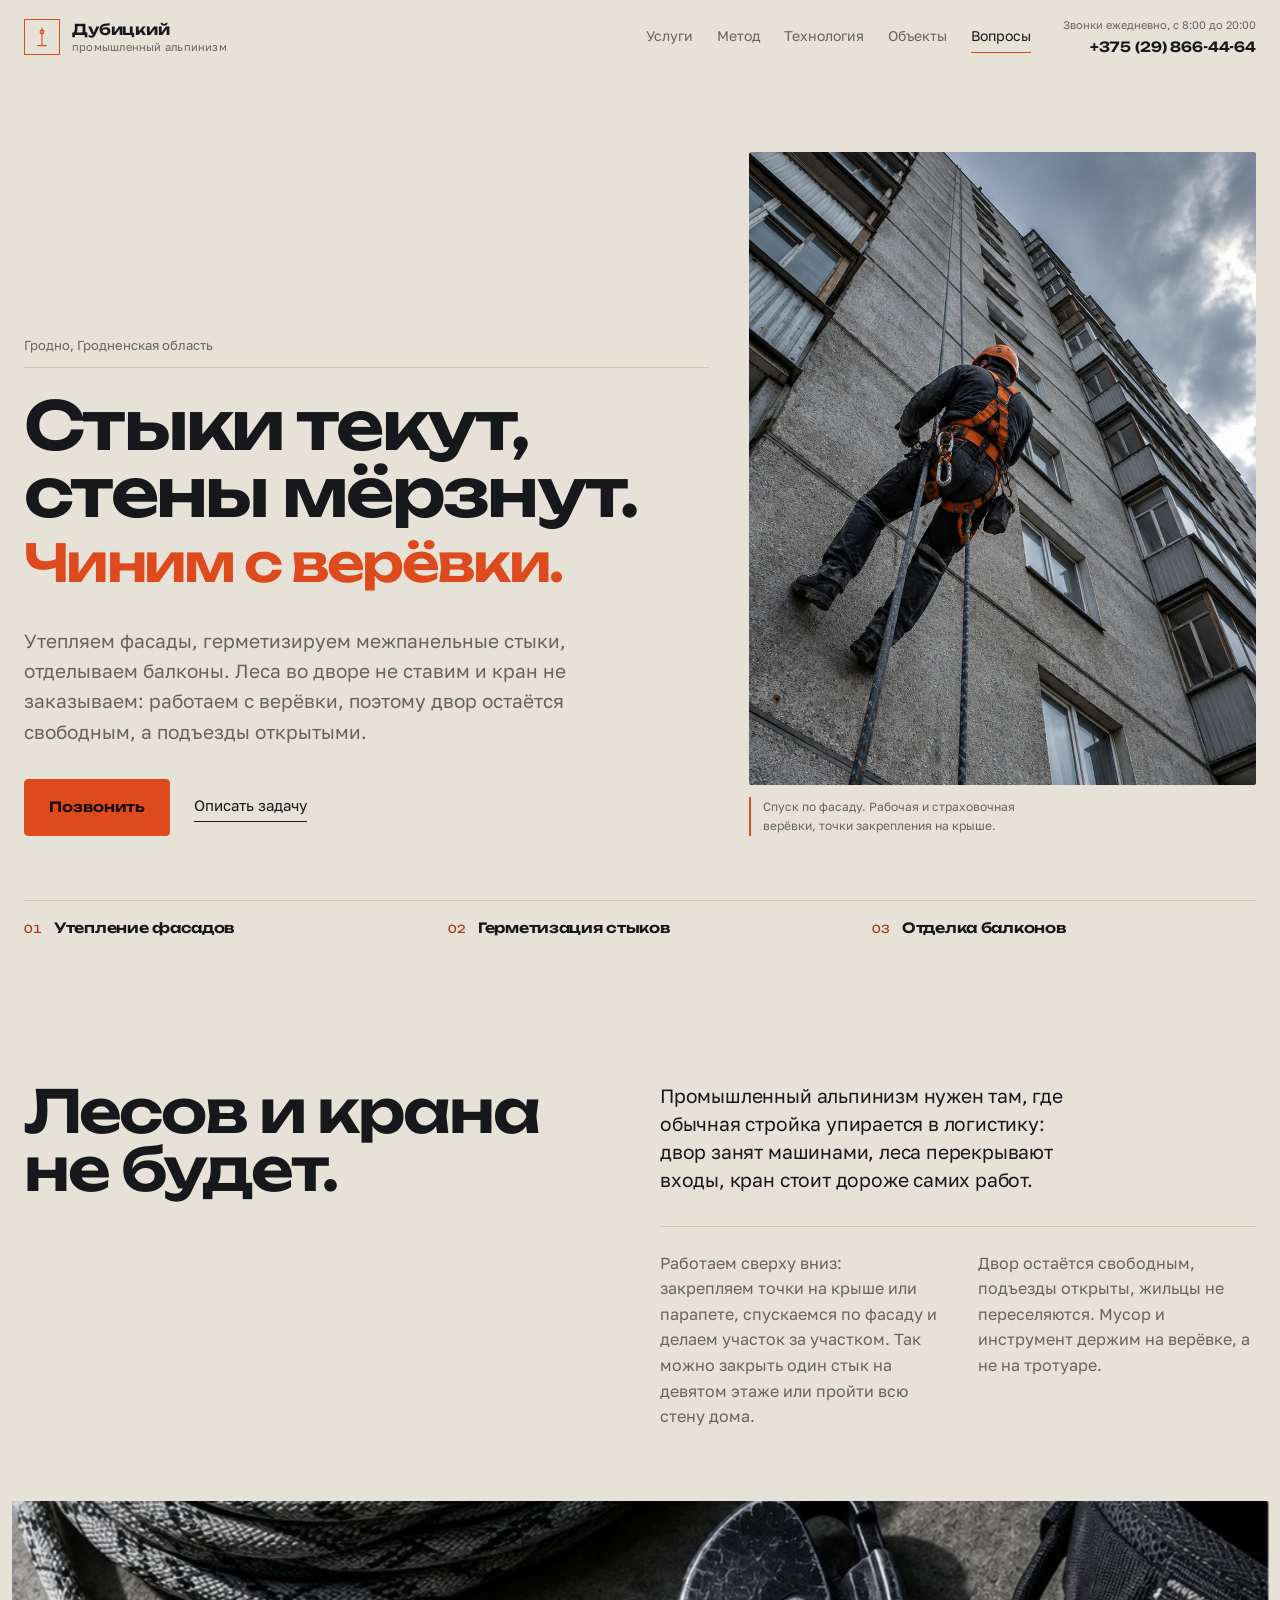
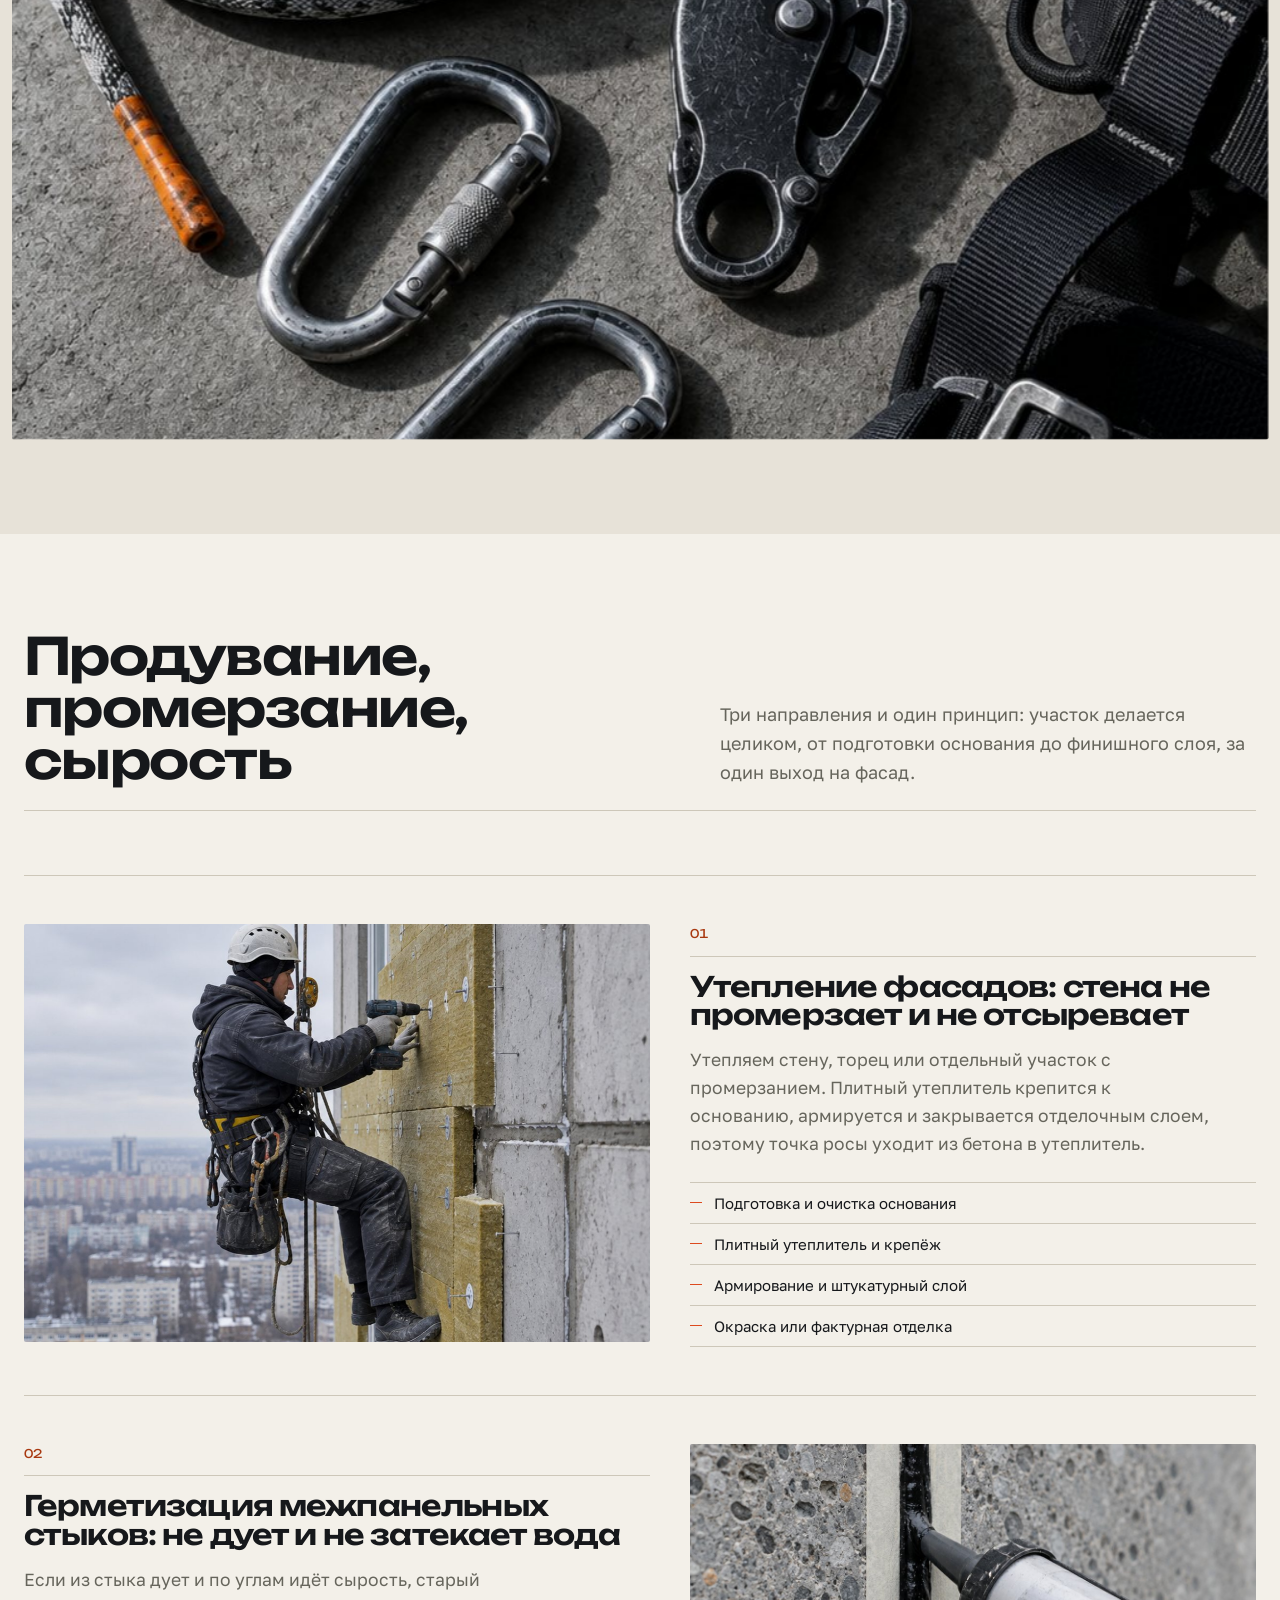
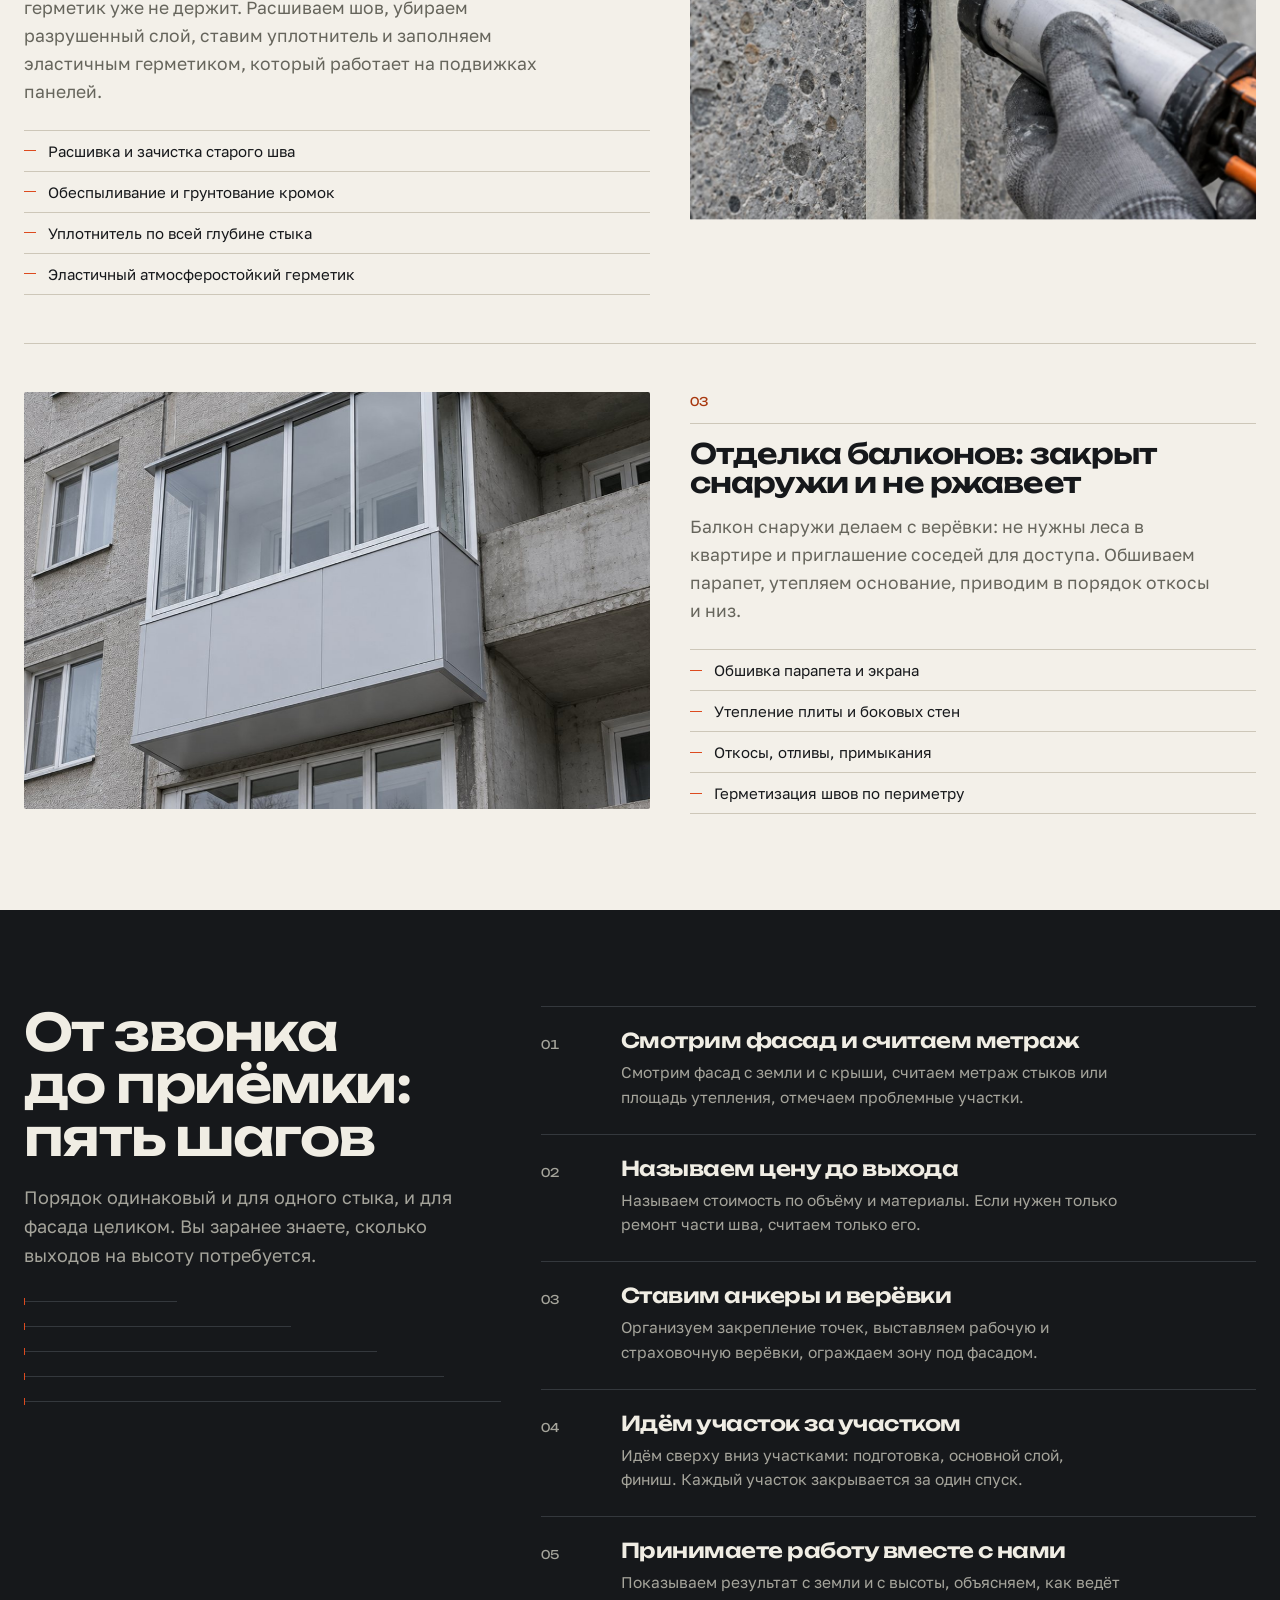
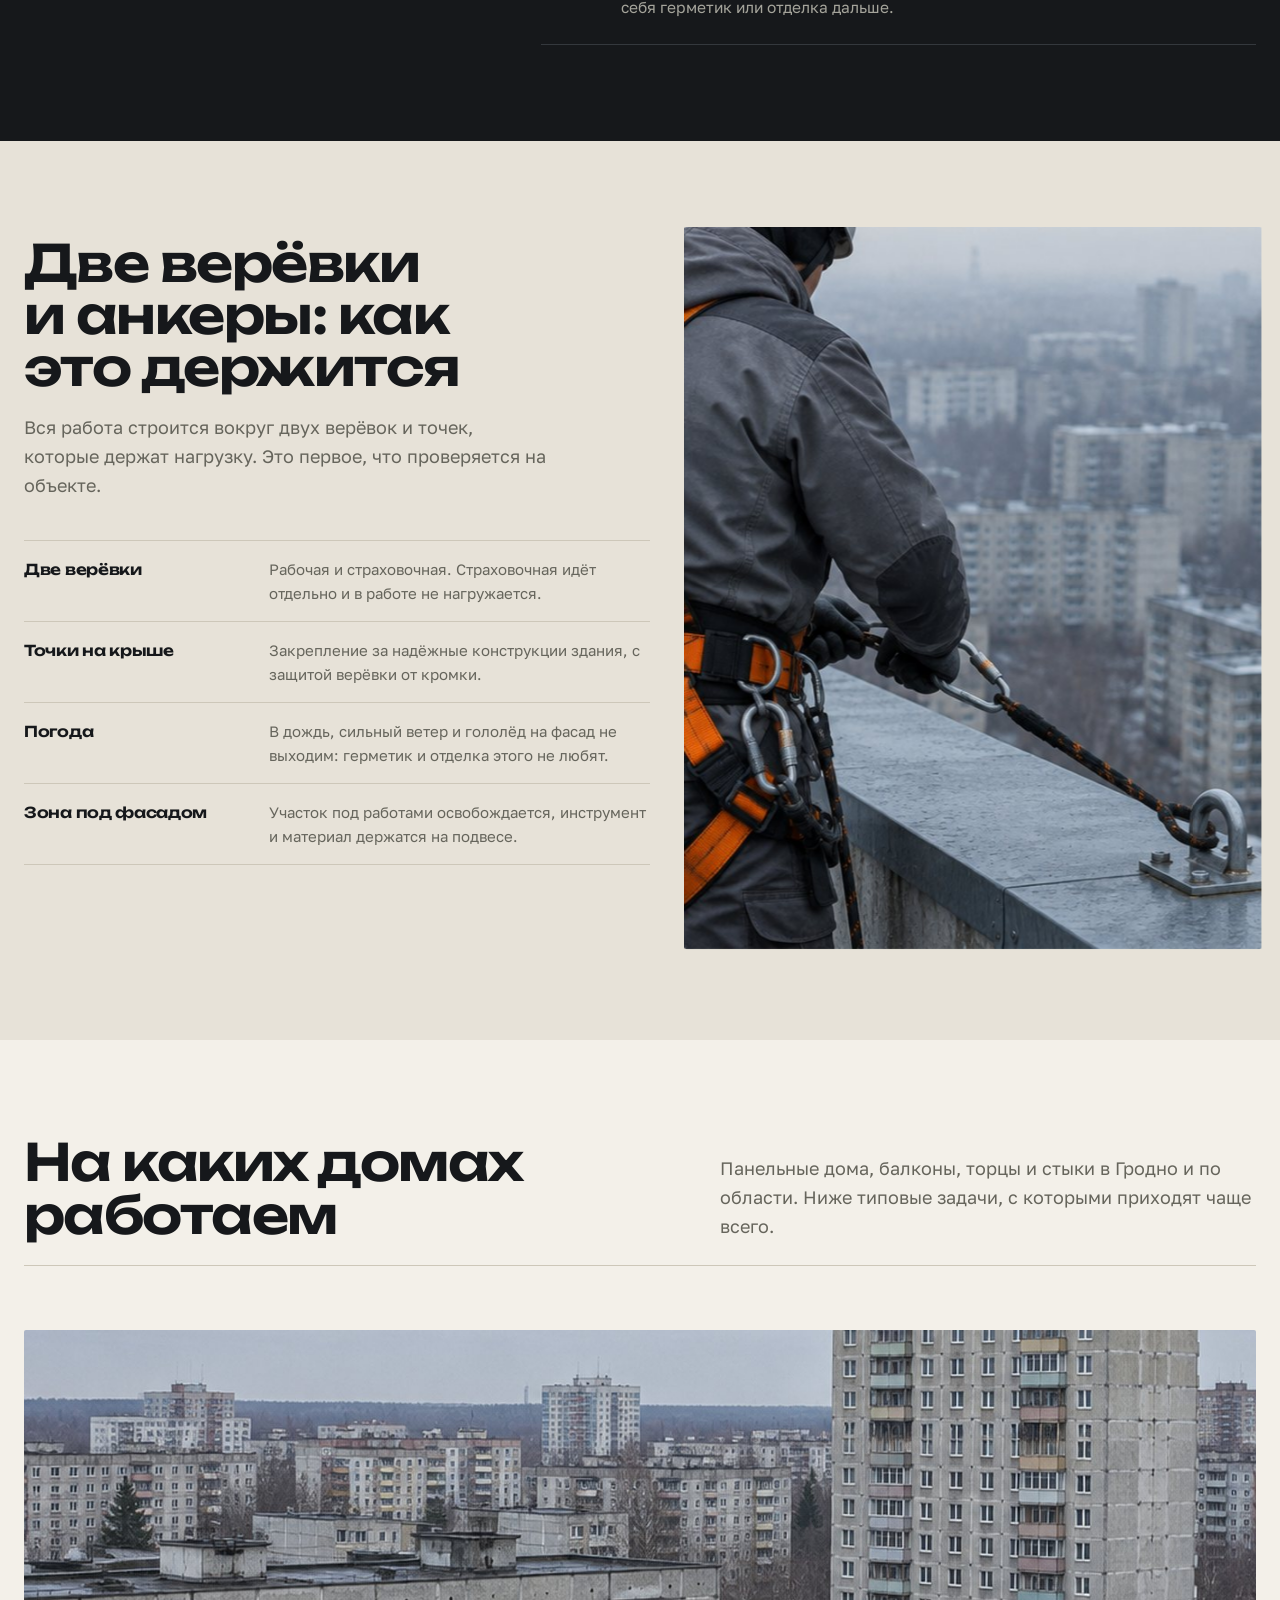
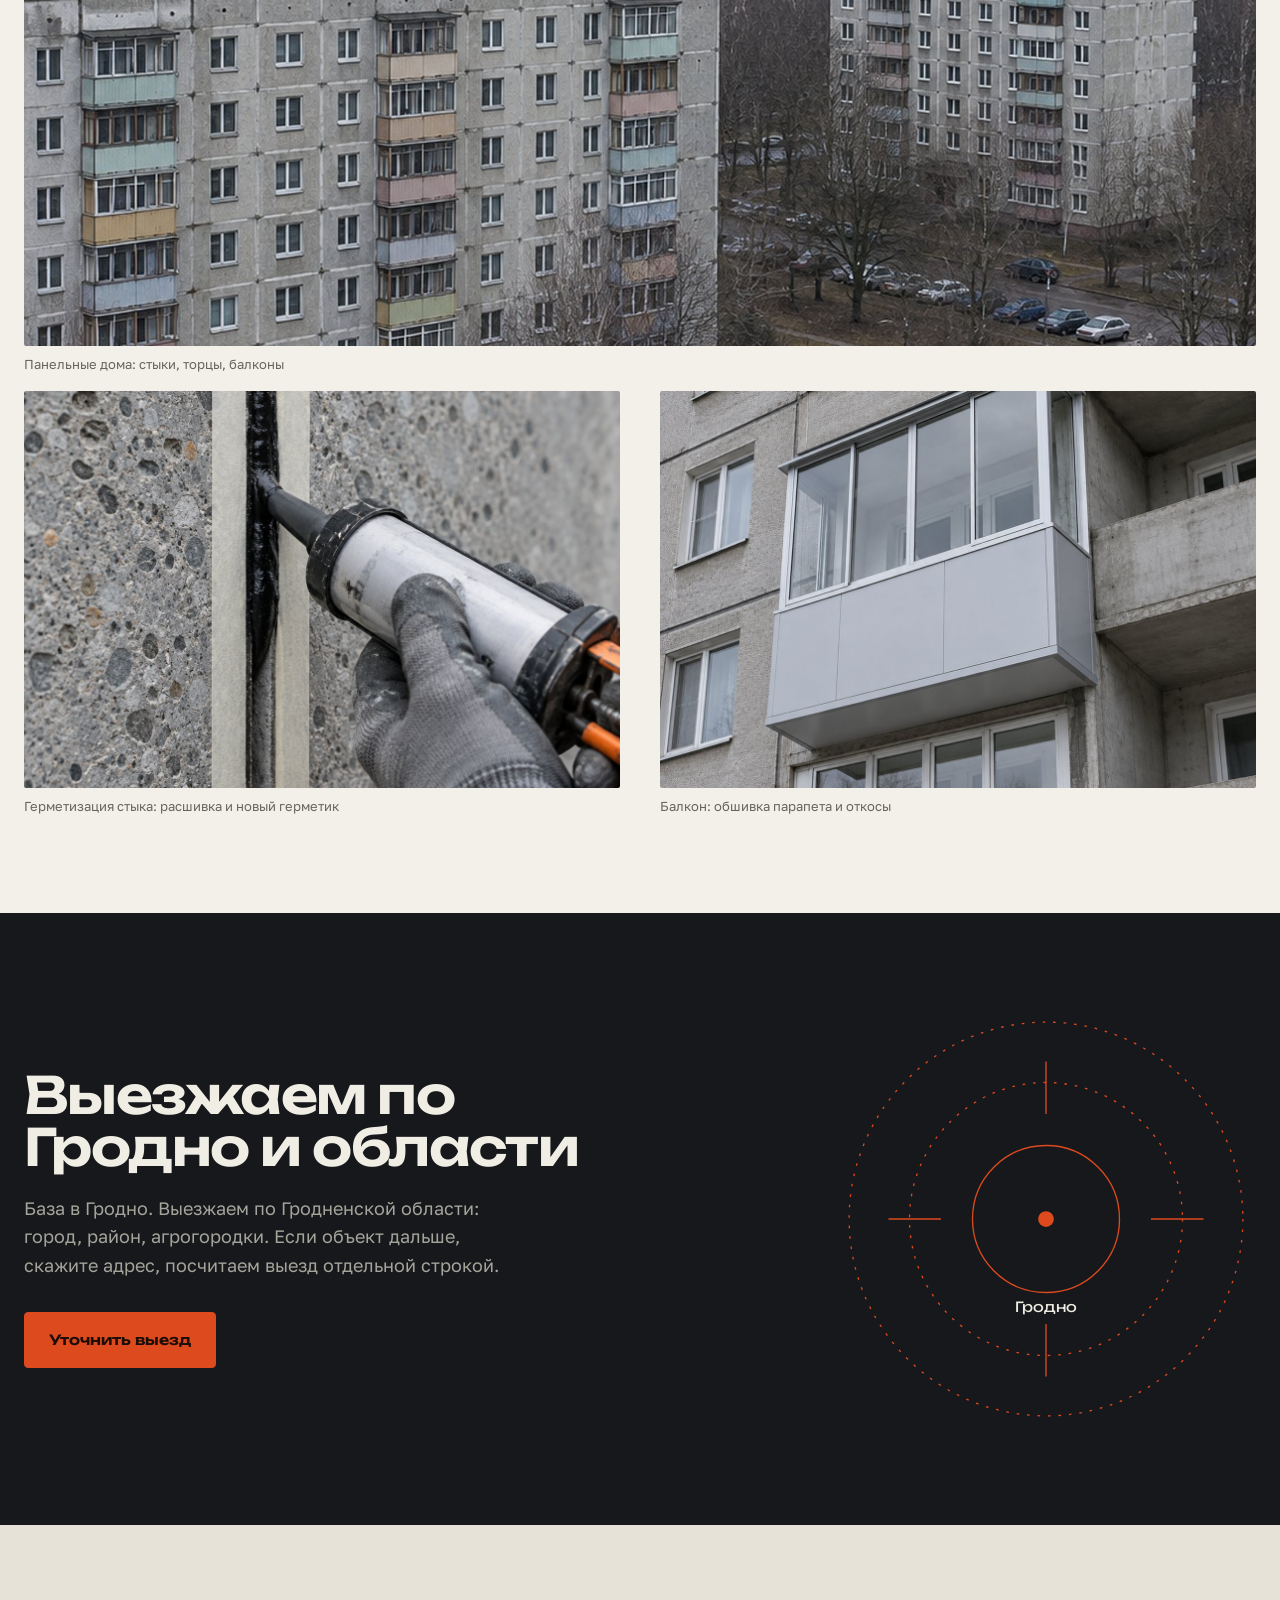
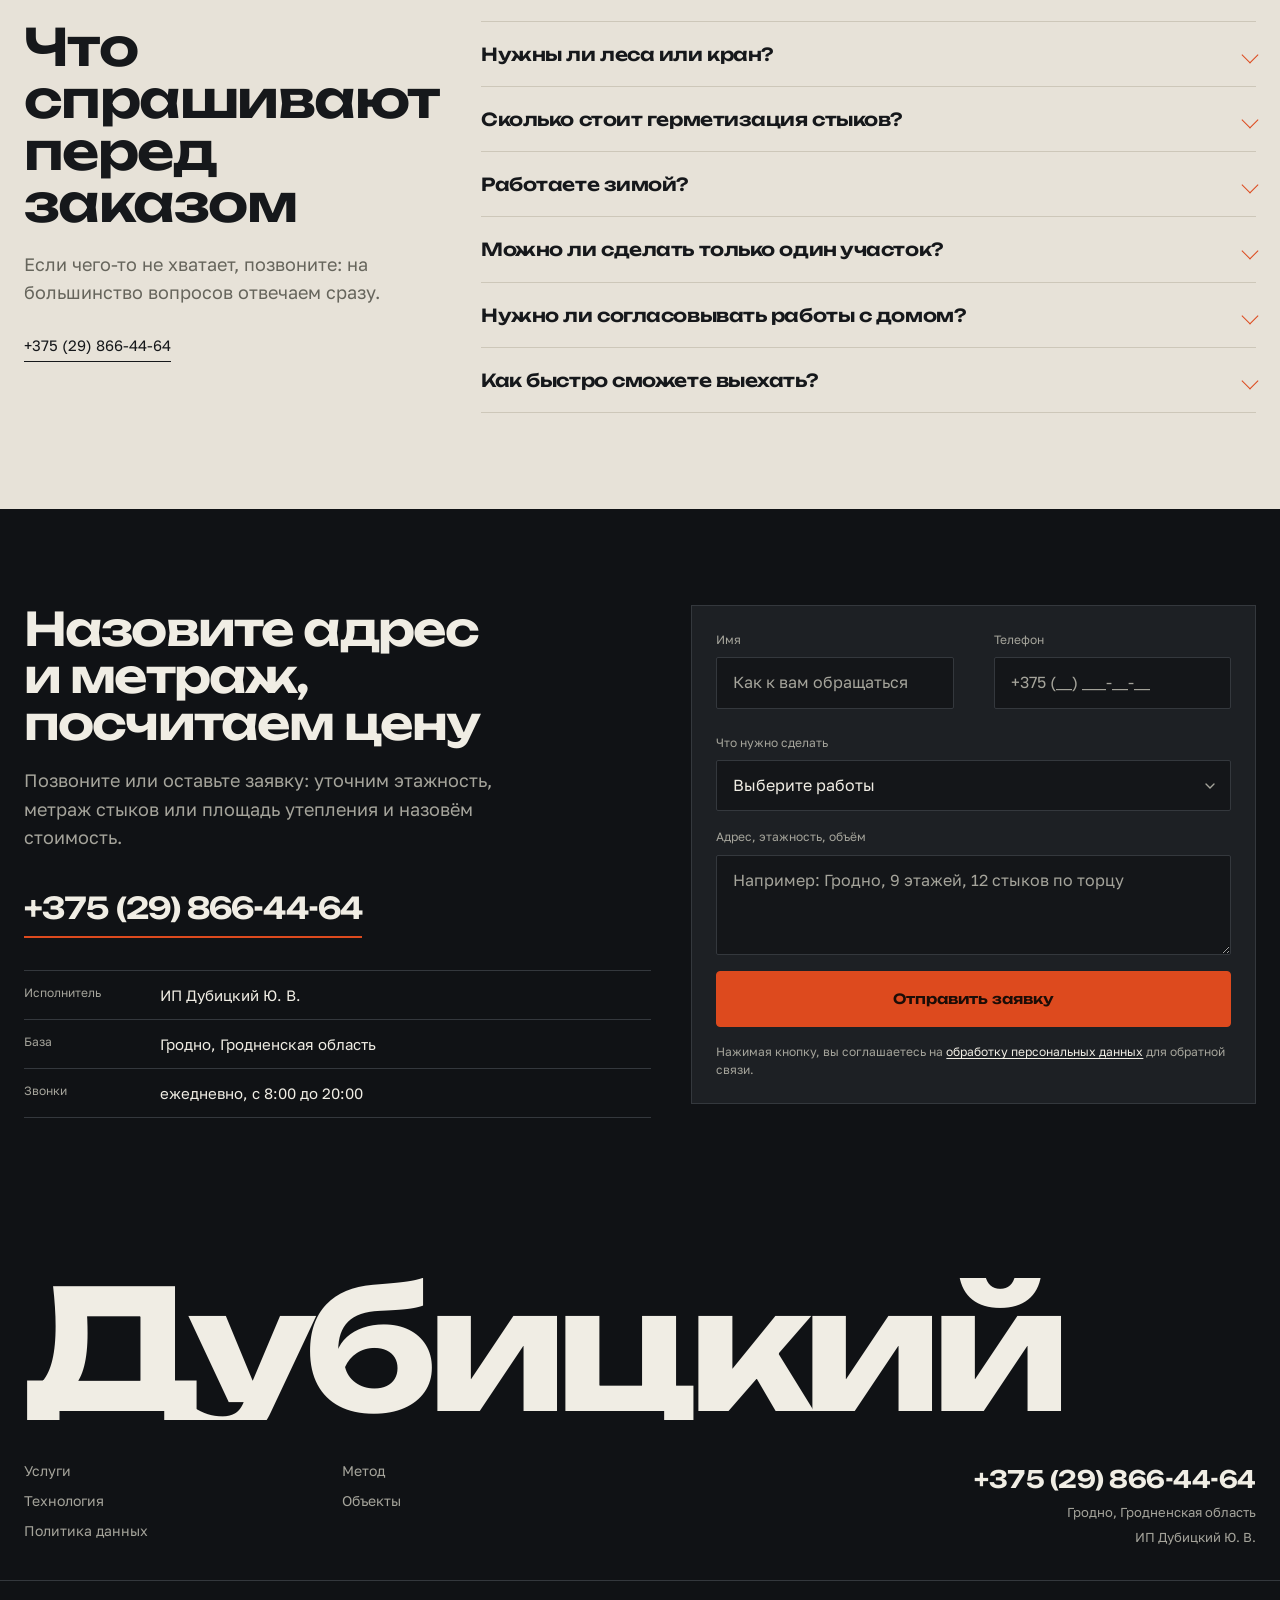
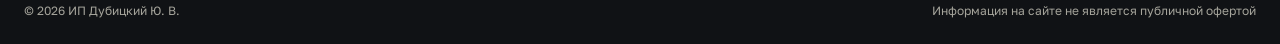
<file: index.html>
<!DOCTYPE html>
<html lang="ru">
<head>
<meta charset="utf-8">
<meta name="viewport" content="width=device-width, initial-scale=1">
<title>Промышленный альпинизм в Гродно: фасады, стыки, балконы | ИП Дубицкий</title>
<meta name="description" content="Промышленный альпинизм в Гродно и Гродненской области: утепление фасадов, герметизация межпанельных стыков, отделка балконов. Работы с верёвки, без лесов и кранов. Телефон +375 (29) 866-44-64.">
<meta name="keywords" content="промышленный альпинизм Гродно, герметизация межпанельных стыков, утепление фасадов, отделка балконов, альпинист Гродно, ремонт фасада с верёвки">
<meta name="author" content="ИП Дубицкий Ю. В.">
<meta name="robots" content="index, follow">
<link rel="canonical" href="https://romjjjke.github.io/dubitsky/">
<meta name="theme-color" content="#17191C">

<meta property="og:type" content="website">
<meta property="og:locale" content="ru_RU">
<meta property="og:site_name" content="ИП Дубицкий, промышленный альпинизм">
<meta property="og:title" content="Промышленный альпинизм в Гродно: фасады, стыки, балконы">
<meta property="og:description" content="Утепление фасадов, герметизация межпанельных стыков и отделка балконов с верёвки. Гродно и область.">
<meta property="og:image" content="https://romjjjke.github.io/dubitsky/assets/img/hero.jpg">
<meta property="og:url" content="https://romjjjke.github.io/dubitsky/">
<meta name="twitter:card" content="summary_large_image">
<meta name="twitter:title" content="Промышленный альпинизм в Гродно">
<meta name="twitter:description" content="Фасады, межпанельные стыки, балконы. Работаем с верёвки, без лесов и кранов. +375 (29) 866-44-64">
<meta name="twitter:image" content="https://romjjjke.github.io/dubitsky/assets/img/hero.jpg">

<link rel="icon" href="favicon.svg" type="image/svg+xml">
<link rel="apple-touch-icon" href="assets/img/hero.jpg">

<link rel="preconnect" href="https://fonts.googleapis.com">
<link rel="preconnect" href="https://fonts.gstatic.com" crossorigin>
<link href="https://fonts.googleapis.com/css2?family=Golos+Text:wght@400;500;600&family=Unbounded:wght@400;600;700&display=swap" rel="stylesheet">

<script>document.documentElement.classList.add("js");</script>
<link rel="stylesheet" href="assets/css/style.css">

<script type="application/ld+json">
{
  "@context": "https://schema.org",
  "@type": "LocalBusiness",
  "@id": "https://romjjjke.github.io/dubitsky/#business",
  "name": "ИП Дубицкий Ю. В., промышленный альпинизм",
  "description": "Утепление фасадов, герметизация межпанельных стыков и отделка балконов методом промышленного альпинизма в Гродно и Гродненской области.",
  "image": "https://romjjjke.github.io/dubitsky/assets/img/hero.jpg",
  "telephone": "+375298664464",
  "url": "https://romjjjke.github.io/dubitsky/",
  "founder": { "@type": "Person", "name": "Дубицкий Ю. В." },
  "address": {
    "@type": "PostalAddress",
    "addressLocality": "Гродно",
    "addressRegion": "Гродненская область",
    "addressCountry": "BY"
  },
  "geo": { "@type": "GeoCoordinates", "latitude": 53.6667, "longitude": 23.8333 },
  "areaServed": ["Гродно", "Гродненская область"],
  "makesOffer": [
    { "@type": "Offer", "itemOffered": { "@type": "Service", "name": "Утепление фасадов" } },
    { "@type": "Offer", "itemOffered": { "@type": "Service", "name": "Герметизация межпанельных стыков" } },
    { "@type": "Offer", "itemOffered": { "@type": "Service", "name": "Отделка балконов" } }
  ]
}
</script>
</head>
<body>
<a class="skip-link" href="#main">Перейти к содержанию</a>

<header class="header" id="header">
  <div class="wrap header__inner">
    <a class="brand" href="#top" aria-label="Дубицкий, промышленный альпинизм, на главную">
      <span class="brand__mark" aria-hidden="true">
        <svg viewBox="0 0 28 28" fill="none" stroke="currentColor" stroke-width="1.6" stroke-linecap="round">
          <path d="M14 2v24"/><path d="M8 26h12"/><circle cx="14" cy="7" r="2.6"/>
        </svg>
      </span>
      <span class="brand__text">
        <strong>Дубицкий</strong>
        <span>промышленный альпинизм</span>
      </span>
    </a>

    <nav class="nav" id="nav" aria-label="Основная навигация">
      <a href="#uslugi">Услуги</a>
      <a href="#metod">Метод</a>
      <a href="#tehnologiya">Технология</a>
      <a href="#objekty">Объекты</a>
      <a href="#voprosy">Вопросы</a>
    </nav>

    <div class="header__actions">
      <a class="header__phone" href="tel:+375298664464">
        <span class="header__phone-label">Звонки ежедневно, с 8:00 до 20:00</span>
        <span class="header__phone-number">+375 (29) 866-44-64</span>
      </a>
      <a class="header__call" href="tel:+375298664464" aria-label="Позвонить">
        <svg viewBox="0 0 24 24" fill="none" stroke="currentColor" stroke-width="1.7" stroke-linecap="round" stroke-linejoin="round" aria-hidden="true"><path d="M22 16.9v3a2 2 0 0 1-2.2 2 19.8 19.8 0 0 1-8.6-3.1 19.5 19.5 0 0 1-6-6A19.8 19.8 0 0 1 2.1 4.2 2 2 0 0 1 4.1 2h3a2 2 0 0 1 2 1.7c.1 1 .4 1.9.7 2.8a2 2 0 0 1-.5 2.1L8.1 9.9a16 16 0 0 0 6 6l1.3-1.3a2 2 0 0 1 2.1-.5c.9.3 1.8.6 2.8.7a2 2 0 0 1 1.7 2Z"/></svg>
      </a>
      <button class="burger" id="burger" type="button" aria-label="Открыть меню" aria-expanded="false" aria-controls="menu">
        <span></span><span></span>
      </button>
    </div>
  </div>
</header>

<div class="menu" id="menu" aria-hidden="true">
  <div class="menu__inner">
    <nav class="menu__nav" aria-label="Мобильная навигация">
      <a href="#uslugi">Услуги</a>
      <a href="#metod">Метод</a>
      <a href="#tehnologiya">Технология</a>
      <a href="#bezopasnost">Безопасность</a>
      <a href="#objekty">Объекты</a>
      <a href="#voprosy">Вопросы</a>
      <a href="#zayavka">Заявка</a>
    </nav>
    <div class="menu__foot">
      <a class="menu__phone" href="tel:+375298664464">+375 (29) 866-44-64</a>
      <span>Гродно, Гродненская область</span>
    </div>
  </div>
</div>

<main id="main">

  <!-- HERO -->
  <section class="hero" id="top">
    <div class="wrap hero__grid">
      <div class="hero__copy">
        <p class="hero__place">Гродно, Гродненская область</p>
        <h1 class="hero__title">Стыки текут, <br>стены мёрзнут. <br><span class="hero__title-accent">Чиним с верёвки.</span></h1>
        <p class="hero__lede">
          Утепляем фасады, герметизируем межпанельные стыки, отделываем
          балконы. Леса во дворе не ставим и кран не заказываем: работаем с
          верёвки, поэтому двор остаётся свободным, а подъезды открытыми.
        </p>
        <div class="hero__actions">
          <a class="btn btn--accent" href="tel:+375298664464">Позвонить</a>
          <a class="link-underline" href="#zayavka">Описать задачу</a>
        </div>
      </div>

      <figure class="hero__media">
        <img src="assets/img/hero.jpg" width="1000" height="1250" alt="Промышленный альпинист на верёвке у фасада панельного дома" fetchpriority="high" decoding="async">
        <figcaption>Спуск по фасаду. Рабочая и страховочная верёвки, точки закрепления на крыше.</figcaption>
      </figure>
    </div>

    <div class="wrap">
      <ul class="hero__index">
        <li>
          <span class="hero__index-num">01</span>
          <a href="#uslugi">Утепление фасадов</a>
        </li>
        <li>
          <span class="hero__index-num">02</span>
          <a href="#uslugi">Герметизация стыков</a>
        </li>
        <li>
          <span class="hero__index-num">03</span>
          <a href="#uslugi">Отделка балконов</a>
        </li>
      </ul>
    </div>
  </section>

  <!-- METHOD -->
  <section class="section section--paper" id="metod">
    <div class="wrap method">
      <div class="method__head">
        <h2 class="method__title">
          Лесов и крана <br>не будет.
        </h2>
      </div>
      <div class="method__body">
        <p class="method__lead">
          Промышленный альпинизм нужен там, где обычная стройка упирается в
          логистику: двор занят машинами, леса перекрывают входы, кран стоит
          дороже самих работ.
        </p>
        <div class="method__cols">
          <p>
            Работаем сверху вниз: закрепляем точки на крыше или парапете,
            спускаемся по фасаду и делаем участок за участком. Так можно
            закрыть один стык на девятом этаже или пройти всю стену дома.
          </p>
          <p>
            Двор остаётся свободным, подъезды открыты, жильцы не переселяются.
            Мусор и инструмент держим на верёвке, а не на тротуаре.
          </p>
        </div>
      </div>
    </div>

    <div class="wrap">
      <figure class="method__media">
        <img src="assets/img/gear.jpg" width="1000" height="1000" alt="Верёвка, карабины и спусковое устройство на бетоне" loading="lazy" decoding="async" data-parallax="0.06">
      </figure>
    </div>
  </section>

  <!-- SERVICES -->
  <section class="section section--surface" id="uslugi">
    <div class="wrap">
      <div class="section__head">
        <h2 class="section__title">Продувание, промерзание, сырость</h2>
        <p class="section__intro">
          Три направления и один принцип: участок делается целиком, от
          подготовки основания до финишного слоя, за один выход на фасад.
        </p>
      </div>

      <article class="service" id="uteplenie">
        <div class="service__media">
          <img src="assets/img/insulation.jpg" width="1200" height="800" alt="Монтаж утеплителя на фасаде панельного дома" loading="lazy" decoding="async" data-parallax="0.05">
        </div>
        <div class="service__body">
          <span class="service__num">01</span>
          <h3>Утепление фасадов: стена не промерзает и не отсыревает</h3>
          <p>
            Утепляем стену, торец или отдельный участок с промерзанием.
            Плитный утеплитель крепится к основанию, армируется и закрывается
            отделочным слоем, поэтому точка росы уходит из бетона в утеплитель.
          </p>
          <ul class="service__list">
            <li>Подготовка и очистка основания</li>
            <li>Плитный утеплитель и крепёж</li>
            <li>Армирование и штукатурный слой</li>
            <li>Окраска или фактурная отделка</li>
          </ul>
        </div>
      </article>

      <article class="service service--reverse" id="styki">
        <div class="service__media">
          <img src="assets/img/joint.jpg" width="1200" height="800" alt="Герметизация межпанельного стыка" loading="lazy" decoding="async" data-parallax="0.05">
        </div>
        <div class="service__body">
          <span class="service__num">02</span>
          <h3>Герметизация межпанельных стыков: не дует и не затекает вода</h3>
          <p>
            Если из стыка дует и по углам идёт сырость, старый герметик уже не
            держит. Расшиваем шов, убираем разрушенный слой, ставим уплотнитель
            и заполняем эластичным герметиком, который работает на подвижках
            панелей.
          </p>
          <ul class="service__list">
            <li>Расшивка и зачистка старого шва</li>
            <li>Обеспыливание и грунтование кромок</li>
            <li>Уплотнитель по всей глубине стыка</li>
            <li>Эластичный атмосферостойкий герметик</li>
          </ul>
        </div>
      </article>

      <article class="service" id="balkony">
        <div class="service__media">
          <img src="assets/img/balcony.jpg" width="1200" height="800" alt="Отделка балкона на фасаде панельного дома" loading="lazy" decoding="async" data-parallax="0.05">
        </div>
        <div class="service__body">
          <span class="service__num">03</span>
          <h3>Отделка балконов: закрыт снаружи и не ржавеет</h3>
          <p>
            Балкон снаружи делаем с верёвки: не нужны леса в квартире и
            приглашение соседей для доступа. Обшиваем парапет, утепляем
            основание, приводим в порядок откосы и низ.
          </p>
          <ul class="service__list">
            <li>Обшивка парапета и экрана</li>
            <li>Утепление плиты и боковых стен</li>
            <li>Откосы, отливы, примыкания</li>
            <li>Герметизация швов по периметру</li>
          </ul>
        </div>
      </article>
    </div>
  </section>

  <!-- TECHNOLOGY -->
  <section class="section section--dark" id="tehnologiya">
    <div class="wrap tech">
      <div class="tech__aside">
        <h2 class="section__title">От звонка до приёмки: пять шагов</h2>
        <p class="section__intro">
          Порядок одинаковый и для одного стыка, и для фасада целиком. Вы
          заранее знаете, сколько выходов на высоту потребуется.
        </p>
        <ol class="ruler" aria-hidden="true">
          <li class="ruler__tick"></li>
          <li class="ruler__tick"></li>
          <li class="ruler__tick"></li>
          <li class="ruler__tick"></li>
          <li class="ruler__tick"></li>
        </ol>
      </div>

      <ol class="steps">
        <li class="step">
          <span class="step__num">01</span>
          <div class="step__body">
            <h3>Смотрим фасад и считаем метраж</h3>
            <p>Смотрим фасад с земли и с крыши, считаем метраж стыков или площадь утепления, отмечаем проблемные участки.</p>
          </div>
        </li>
        <li class="step">
          <span class="step__num">02</span>
          <div class="step__body">
            <h3>Называем цену до выхода</h3>
            <p>Называем стоимость по объёму и материалы. Если нужен только ремонт части шва, считаем только его.</p>
          </div>
        </li>
        <li class="step">
          <span class="step__num">03</span>
          <div class="step__body">
            <h3>Ставим анкеры и верёвки</h3>
            <p>Организуем закрепление точек, выставляем рабочую и страховочную верёвки, ограждаем зону под фасадом.</p>
          </div>
        </li>
        <li class="step">
          <span class="step__num">04</span>
          <div class="step__body">
            <h3>Идём участок за участком</h3>
            <p>Идём сверху вниз участками: подготовка, основной слой, финиш. Каждый участок закрывается за один спуск.</p>
          </div>
        </li>
        <li class="step">
          <span class="step__num">05</span>
          <div class="step__body">
            <h3>Принимаете работу вместе с нами</h3>
            <p>Показываем результат с земли и с высоты, объясняем, как ведёт себя герметик или отделка дальше.</p>
          </div>
        </li>
      </ol>
    </div>
  </section>

  <!-- SAFETY -->
  <section class="section section--paper" id="bezopasnost">
    <div class="wrap safety">
      <div class="safety__body">
        <h2 class="section__title">Две верёвки и анкеры: как это держится</h2>
        <p class="section__intro">
          Вся работа строится вокруг двух верёвок и точек, которые держат
          нагрузку. Это первое, что проверяется на объекте.
        </p>
        <ul class="safety__list">
          <li>
            <strong>Две верёвки</strong>
            <span>Рабочая и страховочная. Страховочная идёт отдельно и в работе не нагружается.</span>
          </li>
          <li>
            <strong>Точки на крыше</strong>
            <span>Закрепление за надёжные конструкции здания, с защитой верёвки от кромки.</span>
          </li>
          <li>
            <strong>Погода</strong>
            <span>В дождь, сильный ветер и гололёд на фасад не выходим: герметик и отделка этого не любят.</span>
          </li>
          <li>
            <strong>Зона под фасадом</strong>
            <span>Участок под работами освобождается, инструмент и материал держатся на подвесе.</span>
          </li>
        </ul>
      </div>
      <figure class="safety__media">
        <img src="assets/img/roof.jpg" width="1200" height="800" alt="Альпинист закрепляет верёвку на крыше дома" loading="lazy" decoding="async" data-parallax="0.05">
      </figure>
    </div>
  </section>

  <!-- OBJECTS -->
  <section class="section section--surface" id="objekty">
    <div class="wrap">
      <div class="section__head">
        <h2 class="section__title">На каких домах работаем</h2>
        <p class="section__intro">
          Панельные дома, балконы, торцы и стыки в Гродно и по области. Ниже
          типовые задачи, с которыми приходят чаще всего.
        </p>
      </div>

      <div class="gallery">
        <figure class="gallery__item gallery__item--wide">
          <img src="assets/img/city.jpg" width="1600" height="800" alt="Панельная застройка Гродно" loading="lazy" decoding="async">
          <figcaption>Панельные дома: стыки, торцы, балконы</figcaption>
        </figure>
        <figure class="gallery__item">
          <img src="assets/img/joint.jpg" width="1200" height="800" alt="Расшивка и герметизация шва между панелями" loading="lazy" decoding="async">
          <figcaption>Герметизация стыка: расшивка и новый герметик</figcaption>
        </figure>
        <figure class="gallery__item">
          <img src="assets/img/balcony.jpg" width="1200" height="800" alt="Отделанный балкон на фасаде" loading="lazy" decoding="async">
          <figcaption>Балкон: обшивка парапета и откосы</figcaption>
        </figure>
      </div>
    </div>
  </section>

  <!-- GEO -->
  <section class="section section--dark" id="geografiya">
    <div class="wrap geo">
      <div class="geo__body">
        <h2 class="section__title">Выезжаем по Гродно и области</h2>
        <p class="section__intro">
          База в Гродно. Выезжаем по Гродненской области: город, район,
          агрогородки. Если объект дальше, скажите адрес, посчитаем выезд
          отдельной строкой.
        </p>
        <a class="btn btn--accent" href="tel:+375298664464">Уточнить выезд</a>
      </div>
      <div class="geo__mark" aria-hidden="true">
        <svg viewBox="0 0 320 320" fill="none" stroke="currentColor" stroke-width="1">
          <circle cx="160" cy="160" r="150" stroke-dasharray="2 6"/>
          <circle cx="160" cy="160" r="104" stroke-dasharray="2 6"/>
          <circle cx="160" cy="160" r="56"/>
          <path d="M160 40v40M160 240v40M40 160h40M240 160h40"/>
          <circle cx="160" cy="160" r="6" fill="currentColor" stroke="none"/>
        </svg>
        <span>Гродно</span>
      </div>
    </div>
  </section>

  <!-- FAQ -->
  <section class="section section--paper" id="voprosy">
    <div class="wrap faq">
      <div class="faq__head">
        <h2 class="section__title">Что спрашивают перед заказом</h2>
        <p class="section__intro">
          Если чего-то не хватает, позвоните: на большинство вопросов отвечаем
          сразу.
        </p>
        <a class="link-underline" href="tel:+375298664464">+375 (29) 866-44-64</a>
      </div>

      <div class="faq__list">
        <details class="faq__item">
          <summary>Нужны ли леса или кран?</summary>
          <div class="faq__body"><p>Нет. Вся работа идёт с верёвки: точки крепления на крыше или парапете, спуск по фасаду. Леса и кран нужны только для работ, которые с верёвки не сделать, например для замены крупных конструкций.</p></div>
        </details>
        <details class="faq__item">
          <summary>Сколько стоит герметизация стыков?</summary>
          <div class="faq__body"><p>Считается по метражу швов и состоянию стыка: расшивка старого герметика занимает больше времени, чем заполнение нового. Назовите количество стыков и этажность, этого хватит для расчёта.</p></div>
        </details>
        <details class="faq__item">
          <summary>Работаете зимой?</summary>
          <div class="faq__body"><p>Утепление и отделку планируем по температуре и влажности: большинство герметиков и штукатурок требуют плюсовой температуры. Герметизацию в холод делаем только теми материалами, которые рассчитаны на такой режим.</p></div>
        </details>
        <details class="faq__item">
          <summary>Можно ли сделать только один участок?</summary>
          <div class="faq__body"><p>Да. Часто приходят с одной промерзающей стеной или одним разошедшимся стыком. Берём и точечные работы, и фасад целиком.</p></div>
        </details>
        <details class="faq__item">
          <summary>Нужно ли согласовывать работы с домом?</summary>
          <div class="faq__body"><p>Порядок доступа к фасаду и крыше зависит от объекта: где-то достаточно согласования с обслуживающей организацией. Уточняем это до выезда, чтобы не приехать впустую.</p></div>
        </details>
        <details class="faq__item">
          <summary>Как быстро сможете выехать?</summary>
          <div class="faq__body"><p>Срок зависит от загрузки и погоды. Позвоните, назовите адрес и объём, скажем ближайшую дату.</p></div>
        </details>
      </div>
    </div>
  </section>

  <!-- CONTACT -->
  <section class="section section--ink" id="zayavka">
    <div class="wrap contact">
      <div class="contact__body">
        <h2 class="contact__title">Назовите адрес и метраж, <br>посчитаем цену</h2>
        <p class="section__intro">
          Позвоните или оставьте заявку: уточним этажность, метраж стыков или
          площадь утепления и назовём стоимость.
        </p>
        <a class="contact__phone" href="tel:+375298664464">+375 (29) 866-44-64</a>
        <dl class="contact__meta">
          <div><dt>Исполнитель</dt><dd>ИП Дубицкий Ю. В.</dd></div>
          <div><dt>База</dt><dd>Гродно, Гродненская область</dd></div>
          <div><dt>Звонки</dt><dd>ежедневно, с 8:00 до 20:00</dd></div>
        </dl>
      </div>

      <form class="form" id="leadForm" novalidate>
        <div class="form__row">
          <label class="field">
            <span>Имя</span>
            <input type="text" name="name" autocomplete="name" placeholder="Как к вам обращаться" required>
            <em class="field__error" aria-live="polite"></em>
          </label>
          <label class="field">
            <span>Телефон</span>
            <input type="tel" name="phone" autocomplete="tel" inputmode="tel" placeholder="+375 (__) ___-__-__" required>
            <em class="field__error" aria-live="polite"></em>
          </label>
        </div>

        <label class="field">
          <span>Что нужно сделать</span>
          <select name="work">
            <option value="">Выберите работы</option>
            <option>Утепление фасада</option>
            <option>Герметизация стыков</option>
            <option>Отделка балкона</option>
            <option>Несколько видов работ</option>
            <option>Другое</option>
          </select>
        </label>

        <label class="field">
          <span>Адрес, этажность, объём</span>
          <textarea name="message" rows="3" placeholder="Например: Гродно, 9 этажей, 12 стыков по торцу"></textarea>
        </label>

        <button class="btn btn--accent btn--block" type="submit">Отправить заявку</button>
        <p class="form__note">Нажимая кнопку, вы соглашаетесь на <a href="politika.html">обработку персональных данных</a> для обратной связи.</p>

        <div class="form__success" id="formSuccess" role="status" hidden>
          <strong>Заявка заполнена.</strong>
          <p>Осталось отправить: позвоните или напишите в WhatsApp, текст уже подставлен.</p>
          <div class="form__success-actions">
            <a class="btn btn--accent btn--sm" id="successCall" href="tel:+375298664464">Позвонить</a>
            <a class="btn btn--line btn--sm" id="successWa" href="https://wa.me/375298664464" target="_blank" rel="noopener">WhatsApp</a>
          </div>
        </div>
      </form>
    </div>
  </section>
</main>

<footer class="footer">
  <div class="wrap footer__top">
    <p class="footer__word">Дубицкий</p>
    <div class="footer__cols">
      <nav class="footer__nav" aria-label="Навигация в подвале">
        <a href="#uslugi">Услуги</a>
        <a href="#metod">Метод</a>
        <a href="#tehnologiya">Технология</a>
        <a href="#objekty">Объекты</a>
        <a href="politika.html">Политика данных</a>
      </nav>
      <div class="footer__contact">
        <a href="tel:+375298664464">+375 (29) 866-44-64</a>
        <span>Гродно, Гродненская область</span>
        <span>ИП Дубицкий Ю. В.</span>
      </div>
    </div>
  </div>
  <div class="wrap footer__bottom">
    <span>© <span id="year">2026</span> ИП Дубицкий Ю. В.</span>
    <span>Информация на сайте не является публичной офертой</span>
  </div>
</footer>

<a class="fab" href="tel:+375298664464" aria-label="Позвонить">
  <svg viewBox="0 0 24 24" fill="none" stroke="currentColor" stroke-width="1.7" stroke-linecap="round" stroke-linejoin="round" aria-hidden="true"><path d="M22 16.9v3a2 2 0 0 1-2.2 2 19.8 19.8 0 0 1-8.6-3.1 19.5 19.5 0 0 1-6-6A19.8 19.8 0 0 1 2.1 4.2 2 2 0 0 1 4.1 2h3a2 2 0 0 1 2 1.7c.1 1 .4 1.9.7 2.8a2 2 0 0 1-.5 2.1L8.1 9.9a16 16 0 0 0 6 6l1.3-1.3a2 2 0 0 1 2.1-.5c.9.3 1.8.6 2.8.7a2 2 0 0 1 1.7 2Z"/></svg>
  <span>Позвонить</span>
</a>

<script src="assets/js/main.js" defer></script>
</body>
</html>
</file>
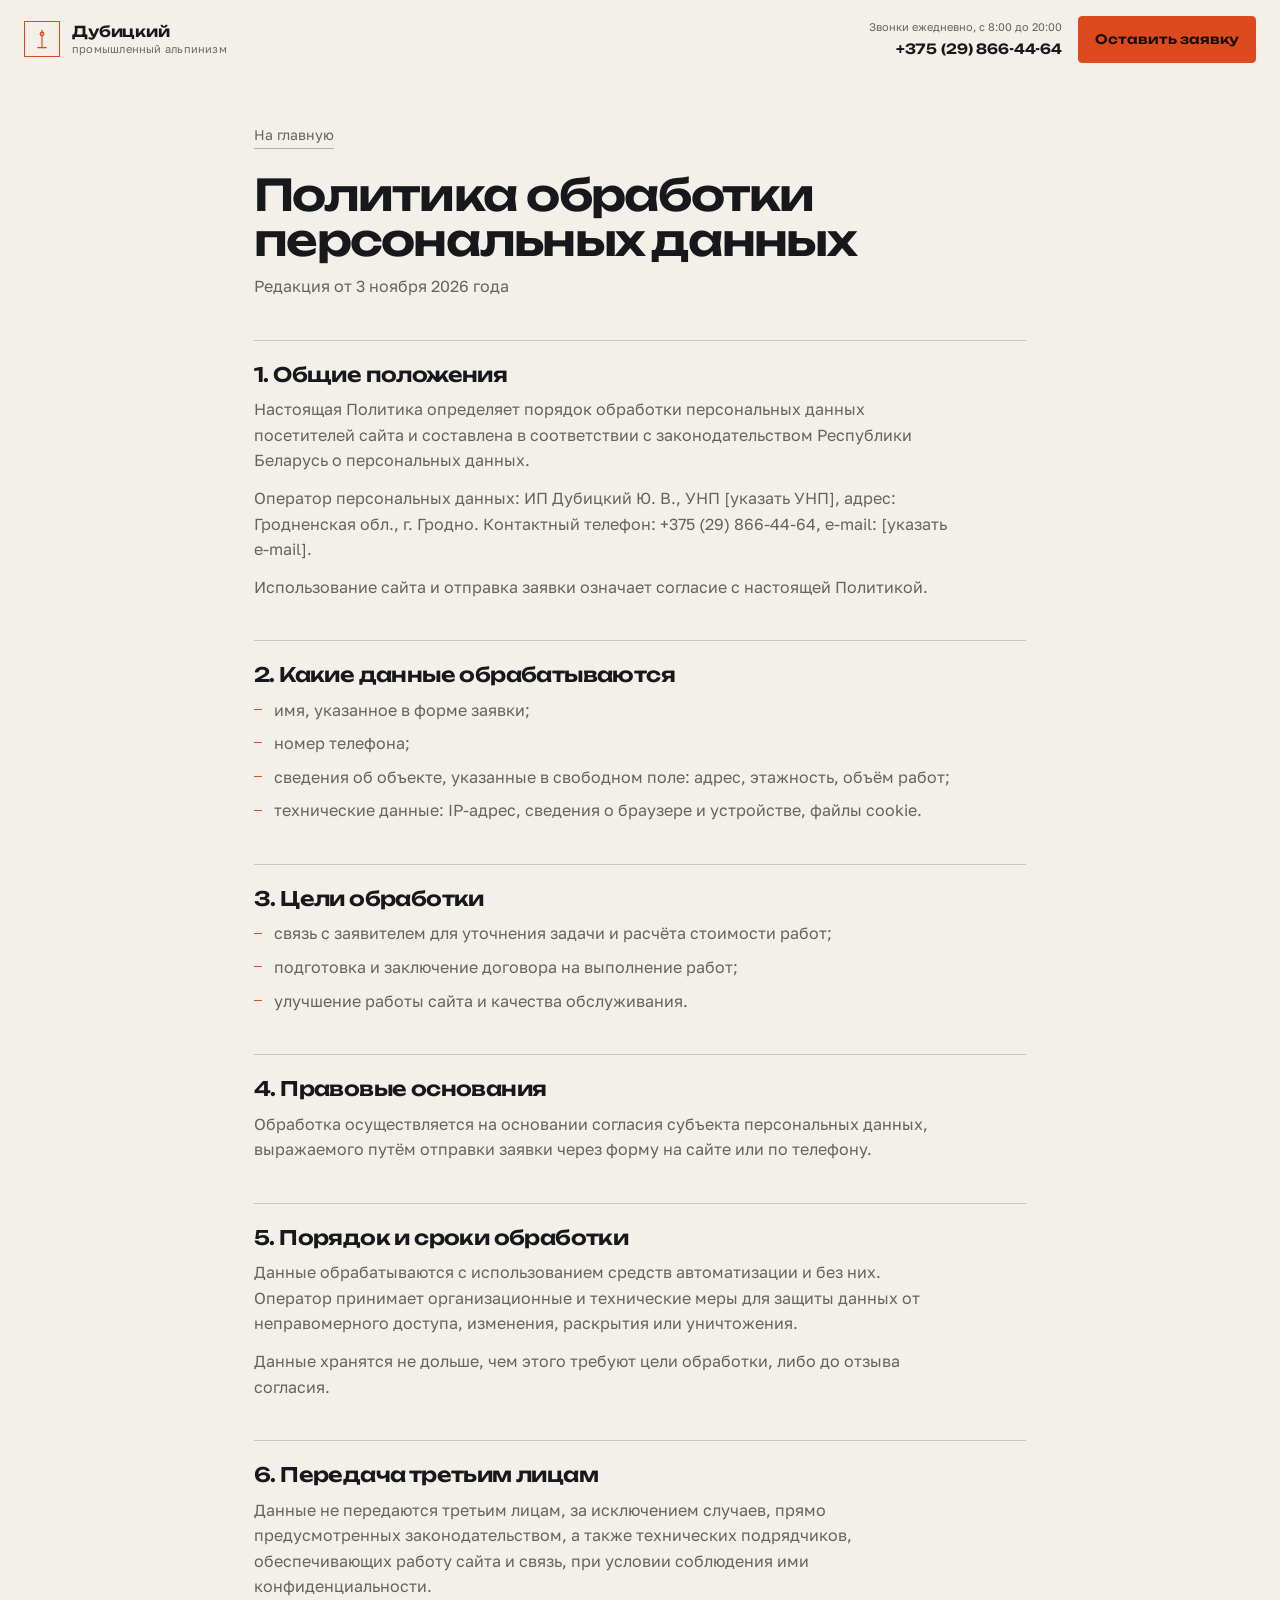
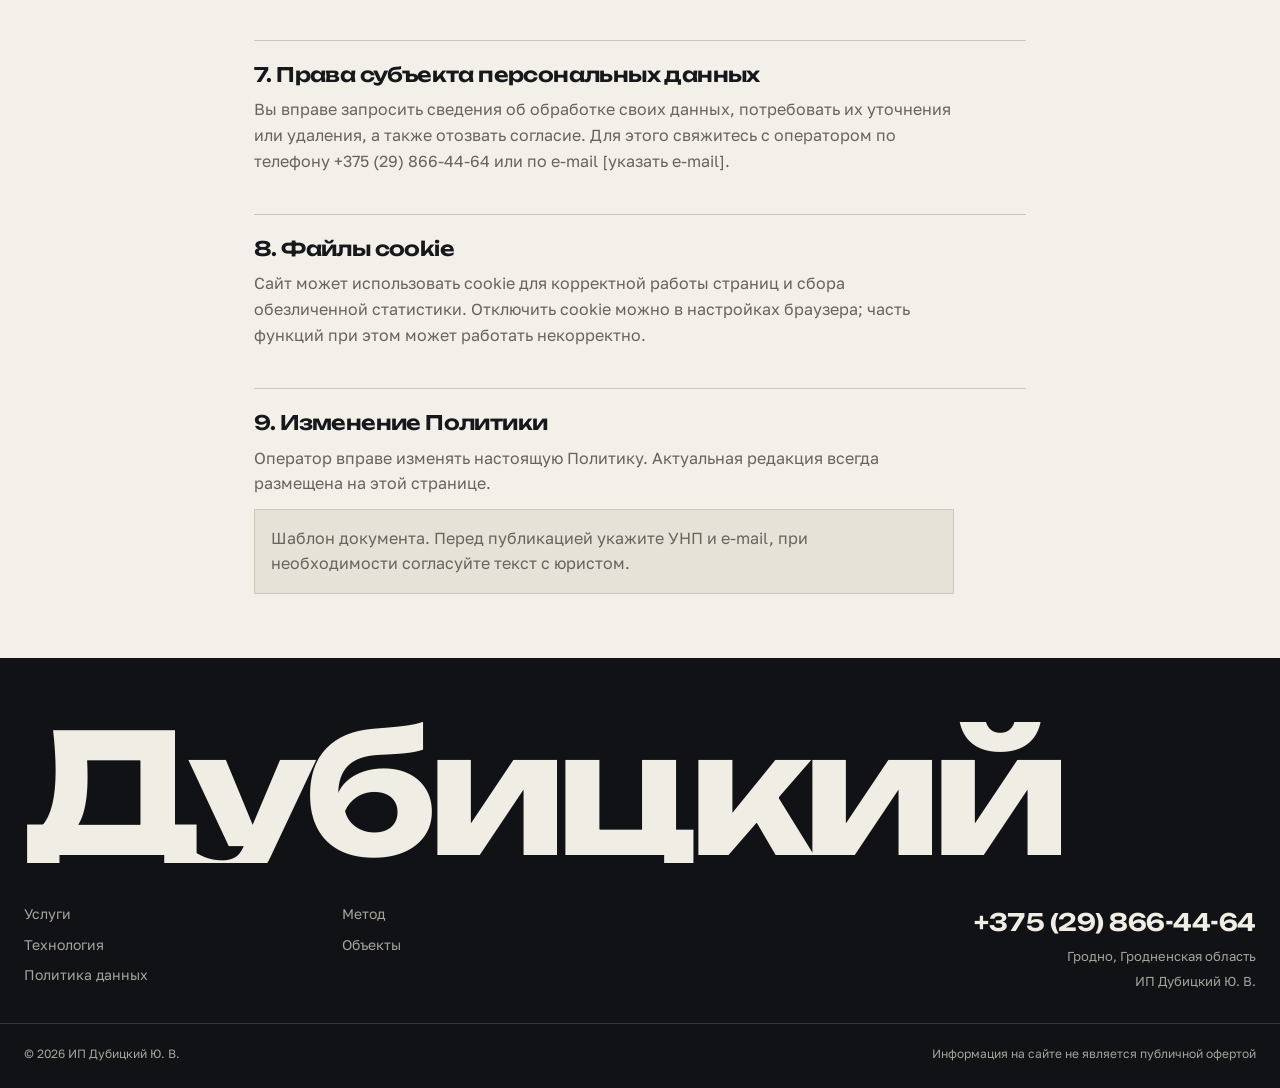
<file: politika.html>
<!DOCTYPE html>
<html lang="ru">
<head>
<meta charset="utf-8">
<meta name="viewport" content="width=device-width, initial-scale=1">
<title>Политика обработки персональных данных: ИП Дубицкий</title>
<meta name="description" content="Политика обработки персональных данных сайта ИП Дубицкий Ю. В.: промышленный альпинизм, утепление фасадов и герметизация стыков в Гродно.">
<meta name="robots" content="noindex, follow">
<meta name="theme-color" content="#16181B">
<link rel="icon" href="favicon.svg" type="image/svg+xml">
<link rel="preconnect" href="https://fonts.googleapis.com">
<link rel="preconnect" href="https://fonts.gstatic.com" crossorigin>
<link href="https://fonts.googleapis.com/css2?family=Golos+Text:wght@400;500;600&family=Unbounded:wght@400;600;700&display=swap" rel="stylesheet">
<script>document.documentElement.classList.add("js");</script>
<link rel="stylesheet" href="assets/css/style.css">
</head>
<body>

<header class="header is-scrolled" id="header">
  <div class="wrap header__inner">
    <a class="brand" href="index.html" aria-label="Дубицкий, промышленный альпинизм, на главную">
      <span class="brand__mark" aria-hidden="true">
        <svg viewBox="0 0 28 28" fill="none" stroke="currentColor" stroke-width="1.6" stroke-linecap="round">
          <path d="M14 2v24"/><path d="M8 26h12"/><circle cx="14" cy="7" r="2.6"/>
        </svg>
      </span>
      <span class="brand__text">
        <strong>Дубицкий</strong>
        <span>промышленный альпинизм</span>
      </span>
    </a>
    <div class="header__actions">
      <a class="header__phone" href="tel:+375298664464">
        <span class="header__phone-label">Звонки ежедневно, с 8:00 до 20:00</span>
        <span class="header__phone-number">+375 (29) 866-44-64</span>
      </a>
      <a class="btn btn--accent btn--sm" href="index.html#zayavka">Оставить заявку</a>
      <a class="header__call" href="tel:+375298664464" aria-label="Позвонить">
        <svg viewBox="0 0 24 24" fill="none" stroke="currentColor" stroke-width="1.7" stroke-linecap="round" stroke-linejoin="round" aria-hidden="true"><path d="M22 16.9v3a2 2 0 0 1-2.2 2 19.8 19.8 0 0 1-8.6-3.1 19.5 19.5 0 0 1-6-6A19.8 19.8 0 0 1 2.1 4.2 2 2 0 0 1 4.1 2h3a2 2 0 0 1 2 1.7c.1 1 .4 1.9.7 2.8a2 2 0 0 1-.5 2.1L8.1 9.9a16 16 0 0 0 6 6l1.3-1.3a2 2 0 0 1 2.1-.5c.9.3 1.8.6 2.8.7a2 2 0 0 1 1.7 2Z"/></svg>
      </a>
    </div>
  </div>
</header>

<main class="legal">
  <div class="wrap legal__inner">
    <a class="legal__back" href="index.html">На главную</a>
    <h1>Политика обработки персональных данных</h1>
    <p class="legal__date">Редакция от 3 ноября 2026 года</p>

    <h2>1. Общие положения</h2>
    <p>Настоящая Политика определяет порядок обработки персональных данных посетителей сайта и составлена в соответствии с законодательством Республики Беларусь о персональных данных.</p>
    <p>Оператор персональных данных: ИП Дубицкий Ю. В., УНП [указать УНП], адрес: Гродненская обл., г. Гродно. Контактный телефон: +375 (29) 866-44-64, e-mail: [указать e-mail].</p>
    <p>Использование сайта и отправка заявки означает согласие с настоящей Политикой.</p>

    <h2>2. Какие данные обрабатываются</h2>
    <ul>
      <li>имя, указанное в форме заявки;</li>
      <li>номер телефона;</li>
      <li>сведения об объекте, указанные в свободном поле: адрес, этажность, объём работ;</li>
      <li>технические данные: IP-адрес, сведения о браузере и устройстве, файлы cookie.</li>
    </ul>

    <h2>3. Цели обработки</h2>
    <ul>
      <li>связь с заявителем для уточнения задачи и расчёта стоимости работ;</li>
      <li>подготовка и заключение договора на выполнение работ;</li>
      <li>улучшение работы сайта и качества обслуживания.</li>
    </ul>

    <h2>4. Правовые основания</h2>
    <p>Обработка осуществляется на основании согласия субъекта персональных данных, выражаемого путём отправки заявки через форму на сайте или по телефону.</p>

    <h2>5. Порядок и сроки обработки</h2>
    <p>Данные обрабатываются с использованием средств автоматизации и без них. Оператор принимает организационные и технические меры для защиты данных от неправомерного доступа, изменения, раскрытия или уничтожения.</p>
    <p>Данные хранятся не дольше, чем этого требуют цели обработки, либо до отзыва согласия.</p>

    <h2>6. Передача третьим лицам</h2>
    <p>Данные не передаются третьим лицам, за исключением случаев, прямо предусмотренных законодательством, а также технических подрядчиков, обеспечивающих работу сайта и связь, при условии соблюдения ими конфиденциальности.</p>

    <h2>7. Права субъекта персональных данных</h2>
    <p>Вы вправе запросить сведения об обработке своих данных, потребовать их уточнения или удаления, а также отозвать согласие. Для этого свяжитесь с оператором по телефону +375 (29) 866-44-64 или по e-mail [указать e-mail].</p>

    <h2>8. Файлы cookie</h2>
    <p>Сайт может использовать cookie для корректной работы страниц и сбора обезличенной статистики. Отключить cookie можно в настройках браузера; часть функций при этом может работать некорректно.</p>

    <h2>9. Изменение Политики</h2>
    <p>Оператор вправе изменять настоящую Политику. Актуальная редакция всегда размещена на этой странице.</p>

    <p class="legal__note">Шаблон документа. Перед публикацией укажите УНП и e-mail, при необходимости согласуйте текст с юристом.</p>
  </div>
</main>

<footer class="footer">
  <div class="wrap footer__top">
    <p class="footer__word">Дубицкий</p>
    <div class="footer__cols">
      <nav class="footer__nav" aria-label="Навигация в подвале">
        <a href="index.html#uslugi">Услуги</a>
        <a href="index.html#metod">Метод</a>
        <a href="index.html#tehnologiya">Технология</a>
        <a href="index.html#objekty">Объекты</a>
        <a href="politika.html">Политика данных</a>
      </nav>
      <div class="footer__contact">
        <a href="tel:+375298664464">+375 (29) 866-44-64</a>
        <span>Гродно, Гродненская область</span>
        <span>ИП Дубицкий Ю. В.</span>
      </div>
    </div>
  </div>
  <div class="wrap footer__bottom">
    <span>© <span id="year">2026</span> ИП Дубицкий Ю. В.</span>
    <span>Информация на сайте не является публичной офертой</span>
  </div>
</footer>

<script src="assets/js/main.js" defer></script>
</body>
</html>
</file>
<file: assets/css/style.css>
/* Hallmark · pre-emit critique: P5 H5 E5 S5 R4 V4 · weakest: R, held the palette to concrete grey plus one signal orange and cut every second accent use */
/* =========================================================
   Дубицкий, промышленный альпинизм
   Вертикаль: сетка, линейки, бетон и один сигнальный цвет
   ========================================================= */

/* ---------- 1. Tokens ---------- */
:root{
  --c-paper:#E7E2D8;
  --c-surface:#F3F0E9;
  --c-ink:#16181B;
  --c-ink-2:#1D2024;
  --c-line:#CDC7B9;
  --c-line-strong:#B3AD9E;
  --c-line-dark:#34383D;
  --c-on-dark:#F0EDE4;
  --c-on-dark-muted:#A5A49B;
  --c-muted:#66655C;
  --c-accent:#DD4A1E;
  --c-accent-soft:#F3C6B2;
  --c-accent-text:#A8380F;
  --c-accent-light:#F2764A;
  --c-accent-ink:#1C0D07;
  --c-ink-deep:#101215;
  --c-field:#141619;
  --c-shadow:rgba(22,24,27,.16);

  --font-display:"Unbounded","Golos Text",system-ui,sans-serif;
  --font-body:"Golos Text","Unbounded",system-ui,sans-serif;

  --s-1:4px; --s-2:8px; --s-3:12px; --s-4:16px; --s-5:20px;
  --s-6:24px; --s-7:28px; --s-8:32px; --s-10:40px; --s-12:48px;
  --s-14:56px; --s-16:64px; --s-20:80px; --s-24:96px; --s-30:120px; --s-40:160px;

  --r-s:2px;
  --r-m:4px;
  --wrap:1360px;
  --pad:var(--s-6);
  --col-gap:var(--s-10);

  --ease:cubic-bezier(.22,.61,.36,1);
}

/* ---------- 2. Reset ---------- */
*,*::before,*::after{box-sizing:border-box}
html{
  -webkit-text-size-adjust:100%;
  scroll-behavior:smooth;
  overflow-x:clip;
}
body{
  margin:0;
  background:var(--c-paper);
  color:var(--c-ink);
  font-family:var(--font-body);
  font-size:clamp(16px,.35vw + 14.5px,17.5px);
  line-height:1.6;
  -webkit-font-smoothing:antialiased;
  overflow-x:clip;
}
img,svg{display:block;max-width:100%}
img{height:auto}
h1,h2,h3,h4{
  font-family:var(--font-display);
  font-weight:600;
  line-height:1.02;
  letter-spacing:-.03em;
  margin:0;
  text-wrap:balance;
  overflow-wrap:break-word;
  min-width:0;
}
p{margin:0}
a{color:inherit;text-decoration:none}
ul,ol,dl,dd{margin:0;padding:0;list-style:none}
button{font:inherit;color:inherit;background:none;border:0;cursor:pointer}
input,select,textarea{font:inherit;color:inherit}
:focus-visible{outline:2px solid var(--c-accent);outline-offset:3px;border-radius:var(--r-s)}
::selection{background:var(--c-accent);color:var(--c-surface)}
.visually-hidden{position:absolute;width:1px;height:1px;padding:0;margin:-1px;overflow:hidden;clip-path:inset(50%);white-space:nowrap}

.skip-link{
  position:fixed;top:-100px;left:var(--s-4);z-index:300;
  background:var(--c-ink);color:var(--c-on-dark);
  padding:var(--s-3) var(--s-4);
  transition:top .2s var(--ease);
}
.skip-link:focus{top:var(--s-4)}

/* ---------- 3. Layout ---------- */
.wrap{width:100%;max-width:var(--wrap);margin-inline:auto;padding-inline:var(--pad)}
.section{padding-block:var(--s-24);position:relative}
.section--paper{background:var(--c-paper)}
.section--surface{background:var(--c-surface)}
.section--dark{background:var(--c-ink);color:var(--c-on-dark)}
.section--ink{background:var(--c-ink-deep);color:var(--c-on-dark)}

.section__head{
  display:grid;
  grid-template-columns:minmax(0,1.1fr) minmax(0,.9fr);
  gap:var(--s-8) var(--col-gap);
  align-items:end;
  margin-bottom:var(--s-16);
  padding-bottom:var(--s-6);
  border-bottom:1px solid var(--c-line);
}
.section--surface .section__head{border-bottom-color:var(--c-line)}
.section__title{font-size:clamp(30px,4vw,56px)}
.section__intro{
  max-width:52ch;
  color:var(--c-muted);
  font-size:clamp(16px,.4vw + 14px,18px);
}
.section--dark .section__intro,
.section--ink .section__intro{color:var(--c-on-dark-muted)}

.link-underline{
  display:inline-block;
  font-size:15px;
  color:inherit;
  padding-bottom:var(--s-1);
  border-bottom:1px solid currentColor;
  transition:color .2s var(--ease),border-color .2s var(--ease);
}
.link-underline:hover{color:var(--c-accent-text);border-color:var(--c-accent-text)}
.link-underline:active{opacity:.7}

/* ---------- 4. Buttons ---------- */
.btn{
  display:inline-flex;align-items:center;justify-content:center;gap:var(--s-2);
  font-family:var(--font-display);
  font-weight:600;font-size:14px;letter-spacing:0;
  padding:var(--s-4) var(--s-6);
  border-radius:var(--r-m);
  background:var(--c-ink);
  color:var(--c-surface);
  border:1px solid var(--c-ink);
  transition:background-color .2s var(--ease),color .2s var(--ease),border-color .2s var(--ease);
  text-align:center;
}
.btn:hover{background:var(--c-accent);border-color:var(--c-accent);color:var(--c-accent-ink)}
.btn:active{transform:translateY(1px)}
.btn--accent{background:var(--c-accent);border-color:var(--c-accent);color:var(--c-accent-ink)}
.btn--accent:hover{background:var(--c-ink);border-color:var(--c-ink);color:var(--c-on-dark)}
.btn--line{background:transparent;border-color:var(--c-line-dark);color:var(--c-on-dark)}
.btn--line:hover{background:var(--c-on-dark);border-color:var(--c-on-dark);color:var(--c-ink)}
.btn--block{width:100%}
.btn--sm{padding:var(--s-3) var(--s-4);font-size:13px}
.btn:disabled{background:var(--c-line);border-color:var(--c-line);color:var(--c-ink);cursor:not-allowed}

/* ---------- 5. Header ---------- */
.header{
  position:fixed;inset:0 0 auto 0;z-index:100;
  padding-block:var(--s-4);
  border-bottom:1px solid transparent;
  transition:background-color .25s var(--ease),border-color .25s var(--ease);
}
.header.is-scrolled{
  background:var(--c-paper);
  border-bottom-color:var(--c-line);
}
.header__inner{display:flex;align-items:center;gap:var(--s-8)}

.brand{display:flex;align-items:center;gap:var(--s-3);flex:none}
.brand__mark{
  width:36px;height:36px;display:grid;place-items:center;
  border:1px solid currentColor;
  color:var(--c-accent);
  flex:none;
}
.brand__mark svg{width:20px;height:20px;max-height:20px}
.brand__text{display:flex;flex-direction:column;line-height:1}
.brand__text strong{
  font-family:var(--font-display);font-weight:600;
  font-size:15px;letter-spacing:-.01em;
}
.brand__text span{
  font-size:11px;
  margin-top:var(--s-1);
  opacity:.62;
  letter-spacing:.02em;
}

.nav{display:flex;align-items:center;gap:var(--s-6);margin-left:auto}
.nav a{
  font-size:14px;
  color:var(--c-muted);
  padding-block:var(--s-1);
  border-bottom:1px solid transparent;
  transition:color .2s var(--ease),border-color .2s var(--ease);
}
.nav a:hover{color:var(--c-ink);border-bottom-color:var(--c-accent)}
.nav a.is-active{color:var(--c-ink);border-bottom-color:var(--c-accent)}
.nav a:active{color:var(--c-accent)}

.header__actions{display:flex;align-items:center;gap:var(--s-4);margin-left:auto}
.nav + .header__actions{margin-left:0}
.header__phone{display:flex;flex-direction:column;gap:2px;text-align:right}
.header__phone-label{font-size:11px;color:var(--c-muted)}
.header__phone-number{
  font-family:var(--font-display);font-weight:600;font-size:14px;
  letter-spacing:-.01em;white-space:nowrap;
  font-variant-numeric:tabular-nums;
}
.header__call{
  display:none;width:40px;height:40px;place-items:center;
  border:1px solid var(--c-line-strong);
  color:var(--c-ink);
}
.header__call svg{width:17px;height:17px;max-height:17px}
.header__call:hover{background:var(--c-accent);border-color:var(--c-accent);color:var(--c-accent-ink)}

.burger{display:none;width:40px;height:40px;border:1px solid var(--c-line-strong);position:relative;color:var(--c-ink)}
.burger span{position:absolute;left:10px;width:18px;height:1.5px;background:currentColor;transition:transform .25s var(--ease)}
.burger span:nth-child(1){top:16px}
.burger span:nth-child(2){top:22px}
.burger[aria-expanded="true"] span:nth-child(1){transform:translateY(3px) rotate(45deg)}
.burger[aria-expanded="true"] span:nth-child(2){transform:translateY(-3px) rotate(-45deg)}

/* ---------- 6. Mobile menu ---------- */
.menu{
  position:fixed;inset:0;z-index:95;
  display:flex;flex-direction:column;justify-content:center;
  padding:calc(env(safe-area-inset-top,0px) + 84px) var(--pad) calc(env(safe-area-inset-bottom,0px) + 32px);
  background:var(--c-ink);
  color:var(--c-on-dark);
  opacity:0;visibility:hidden;
  transition:opacity .3s var(--ease),visibility .3s var(--ease);
  overflow-y:auto;
}
.menu.is-open{opacity:1;visibility:visible}
.menu__nav{display:flex;flex-direction:column}
.menu__nav a{
  font-family:var(--font-display);
  font-weight:600;
  font-size:clamp(22px,6vw,30px);
  letter-spacing:-.03em;
  padding:var(--s-3) 0;
  border-bottom:1px solid var(--c-line-dark);
  opacity:0;
  transform:translateY(8px);
  transition:color .2s var(--ease),transform .3s var(--ease),opacity .3s var(--ease);
}
.menu.is-open .menu__nav a{transform:none;opacity:1}
.menu.is-open .menu__nav a:nth-child(1){transition-delay:.04s}
.menu.is-open .menu__nav a:nth-child(2){transition-delay:.08s}
.menu.is-open .menu__nav a:nth-child(3){transition-delay:.12s}
.menu.is-open .menu__nav a:nth-child(4){transition-delay:.16s}
.menu.is-open .menu__nav a:nth-child(5){transition-delay:.2s}
.menu.is-open .menu__nav a:nth-child(6){transition-delay:.24s}
.menu.is-open .menu__nav a:nth-child(7){transition-delay:.28s}
.menu__nav a:hover,.menu__nav a:active{color:var(--c-accent-light)}
.menu__foot{margin-top:var(--s-8);display:flex;flex-direction:column;gap:var(--s-1)}
.menu__phone{
  font-family:var(--font-display);font-weight:600;
  font-size:20px;color:var(--c-accent-light);
  font-variant-numeric:tabular-nums;
}
.menu__foot span{font-size:13px;color:var(--c-on-dark-muted)}
body.nav-locked{overflow:hidden}

/* ---------- 7. Hero ---------- */
.hero{
  background:var(--c-paper);
  padding-top:calc(var(--s-30) + var(--s-8));
  padding-bottom:var(--s-12);
  position:relative;
}
.hero__grid{
  display:grid;
  grid-template-columns:minmax(0,1.15fr) minmax(0,.85fr);
  gap:var(--col-gap);
  align-items:end;
}
.hero__place{
  font-size:13px;
  color:var(--c-muted);
  padding-bottom:var(--s-3);
  border-bottom:1px solid var(--c-line);
  margin-bottom:var(--s-6);
}
.hero__title{
  font-size:clamp(32px,5.2vw,74px);
  line-height:1;
  letter-spacing:-.04em;
}
.hero__title-accent{
  display:block;
  font-size:.78em;
  line-height:1.16;
  margin-top:var(--s-2);
  color:var(--c-accent);
}
.hero__lede{
  margin-top:var(--s-8);
  max-width:46ch;
  font-size:clamp(16px,.5vw + 14px,19px);
  color:var(--c-muted);
}
.hero__actions{
  display:flex;flex-wrap:wrap;align-items:center;
  gap:var(--s-3) var(--s-6);
  margin-top:var(--s-8);
}
.hero__media{margin:0}
.hero__media img{
  width:100%;
  aspect-ratio:4/5;
  object-fit:cover;
  border-radius:var(--r-s);
  animation:heroIn 1.1s var(--ease) both;
}
.hero__media figcaption{
  margin-top:var(--s-3);
  font-size:12px;
  color:var(--c-muted);
  max-width:40ch;
  padding-left:var(--s-3);
  border-left:2px solid var(--c-accent);
}
@keyframes heroIn{
  from{opacity:0;transform:scale(1.04) translateY(12px)}
  to{opacity:1;transform:none}
}

.hero__index{
  display:grid;
  grid-template-columns:repeat(3,minmax(0,1fr));
  gap:var(--col-gap);
  margin-top:var(--s-16);
  border-top:1px solid var(--c-line);
}
.hero__index li{
  display:flex;align-items:baseline;gap:var(--s-3);
  padding-top:var(--s-4);
  border-top:2px solid transparent;
  transition:border-color .25s var(--ease);
}
.hero__index li:hover{border-top-color:var(--c-accent)}
.hero__index-num{
  font-family:var(--font-display);
  font-size:11px;
  color:var(--c-accent-text);
  font-variant-numeric:tabular-nums;
  padding-top:2px;
}
.hero__index a{
  font-family:var(--font-display);
  font-weight:600;
  font-size:clamp(14px,1.1vw,17px);
  letter-spacing:-.02em;
  line-height:1.25;
}
.hero__index a:hover{color:var(--c-accent-text)}

/* ---------- 8. Method ---------- */
.method{
  display:grid;
  grid-template-columns:minmax(0,1fr) minmax(0,1fr);
  gap:var(--col-gap);
  align-items:start;
}
.method__title{
  font-size:clamp(32px,4.6vw,64px);
  letter-spacing:-.04em;
  line-height:.98;
}
.method__lead{
  font-size:clamp(18px,1.5vw,22px);
  line-height:1.45;
  letter-spacing:-.01em;
  max-width:34ch;
  margin-bottom:var(--s-8);
}
.method__cols{
  display:grid;
  grid-template-columns:minmax(0,1fr) minmax(0,1fr);
  gap:var(--s-6) var(--col-gap);
  padding-top:var(--s-6);
  border-top:1px solid var(--c-line);
  color:var(--c-muted);
  font-size:16px;
  max-width:62ch;
}
.method__media{margin:var(--s-20) 0 0}
.method__media img{
  width:100%;
  aspect-ratio:21/9;
  object-fit:cover;
  border-radius:var(--r-s);
}

/* ---------- 9. Services ---------- */
.service{
  display:grid;
  grid-template-columns:minmax(0,1.05fr) minmax(0,.95fr);
  gap:var(--col-gap);
  align-items:start;
  padding-block:var(--s-12);
  border-top:1px solid var(--c-line);
}
.service:last-child{padding-bottom:0}
.service--reverse .service__media{order:2}
.service--reverse .service__body{order:1}
.service__media{margin:0;overflow:hidden;border-radius:var(--r-s)}
.service__media img{
  width:100%;
  aspect-ratio:3/2;
  object-fit:cover;
}
.service__num{
  display:block;
  font-family:var(--font-display);
  font-size:12px;
  color:var(--c-accent-text);
  font-variant-numeric:tabular-nums;
  padding-bottom:var(--s-3);
  border-bottom:1px solid var(--c-line);
}
.service h3{
  font-size:clamp(22px,2.2vw,32px);
  margin-top:var(--s-4);
  letter-spacing:-.03em;
}
.service p{
  margin-top:var(--s-4);
  color:var(--c-muted);
  max-width:48ch;
}
.service__list{
  margin-top:var(--s-6);
  border-top:1px solid var(--c-line);
}
.service__list li{
  padding-block:var(--s-2);
  border-bottom:1px solid var(--c-line);
  font-size:15px;
  color:var(--c-ink);
  display:flex;
  gap:var(--s-3);
}
.service__list li::before{
  content:"";
  width:12px;height:1px;
  background:var(--c-accent);
  flex:none;
  margin-top:.75em;
}

/* ---------- 10. Technology ---------- */
.tech{
  display:grid;
  grid-template-columns:minmax(0,.8fr) minmax(0,1.2fr);
  gap:var(--col-gap);
  align-items:start;
}
.tech__aside{position:sticky;top:var(--s-24)}
.tech__aside .section__intro{margin-top:var(--s-5)}
.ruler{
  margin-top:var(--s-8);
  display:flex;
  flex-direction:column;
  gap:var(--s-6);
  width:100%;
}
.ruler__tick{
  height:1px;
  width:32%;
  background:var(--c-line-dark);
  position:relative;
}
.ruler__tick::before{
  content:"";
  position:absolute;left:0;top:-3px;
  width:1px;height:7px;
  background:var(--c-accent);
}
.ruler__tick:nth-child(2){width:56%}
.ruler__tick:nth-child(3){width:74%}
.ruler__tick:nth-child(4){width:88%}
.ruler__tick:nth-child(5){width:100%}

.steps{border-top:1px solid var(--c-line-dark)}
.step{
  display:grid;
  grid-template-columns:64px minmax(0,1fr);
  gap:var(--s-4);
  padding-block:var(--s-6);
  border-bottom:1px solid var(--c-line-dark);
}
.step__num{
  font-family:var(--font-display);
  font-size:12px;
  color:var(--c-on-dark-muted);
  font-variant-numeric:tabular-nums;
  padding-top:var(--s-1);
}
.step h3{font-size:clamp(18px,1.6vw,24px);letter-spacing:-.025em}
.step p{margin-top:var(--s-2);color:var(--c-on-dark-muted);font-size:15.5px;max-width:50ch}

/* ---------- 11. Safety ---------- */
.safety{
  display:grid;
  grid-template-columns:minmax(0,1.05fr) minmax(0,.95fr);
  gap:var(--col-gap);
  align-items:start;
}
.safety__body .section__intro{margin-top:var(--s-5);max-width:48ch;color:var(--c-muted)}
.safety__list{margin-top:var(--s-10);border-top:1px solid var(--c-line)}
.safety__list li{
  display:grid;
  grid-template-columns:minmax(150px,.6fr) minmax(0,1fr);
  gap:var(--s-4);
  padding-block:var(--s-4);
  border-bottom:1px solid var(--c-line);
  align-items:baseline;
}
.safety__list strong{
  font-family:var(--font-display);
  font-weight:600;
  font-size:15px;
  letter-spacing:-.02em;
}
.safety__list span{color:var(--c-muted);font-size:15px}
.safety__media{margin:0}
.safety__media img{
  width:100%;
  aspect-ratio:4/5;
  object-fit:cover;
  border-radius:var(--r-s);
}

/* ---------- 12. Gallery ---------- */
.gallery{
  display:grid;
  grid-template-columns:repeat(2,minmax(0,1fr));
  gap:var(--s-4) var(--col-gap);
}
.gallery__item{margin:0}
.gallery__item--wide{grid-column:1/-1}
.gallery__item img{
  width:100%;
  object-fit:cover;
  border-radius:var(--r-s);
  aspect-ratio:3/2;
}
.gallery__item--wide img{aspect-ratio:2/1}
.gallery__item figcaption{
  margin-top:var(--s-2);
  font-size:13px;
  color:var(--c-muted);
}

/* ---------- 13. Geo ---------- */
.geo{
  display:grid;
  grid-template-columns:minmax(0,1fr) minmax(0,.7fr);
  gap:var(--col-gap);
  align-items:center;
}
.geo__body .section__intro{margin-block:var(--s-5) var(--s-8);max-width:46ch}
.geo__mark{
  position:relative;
  color:var(--c-accent);
  justify-self:end;
  width:min(420px,100%);
}
.geo__mark svg{width:100%;height:auto}
.geo__mark span{
  position:absolute;left:50%;top:50%;
  transform:translate(-50%,calc(-50% + 88px));
  font-family:var(--font-display);
  font-size:14px;
  color:var(--c-on-dark);
}

/* ---------- 14. FAQ ---------- */
.faq{
  display:grid;
  grid-template-columns:minmax(0,.7fr) minmax(0,1.3fr);
  gap:var(--col-gap);
  align-items:start;
}
.faq__head .section__intro{margin-block:var(--s-5) var(--s-6);max-width:34ch;color:var(--c-muted)}
.faq__item{border-bottom:1px solid var(--c-line)}
.faq__item:first-child{border-top:1px solid var(--c-line)}
.faq__item summary{
  cursor:pointer;list-style:none;
  display:flex;align-items:flex-start;justify-content:space-between;gap:var(--s-4);
  padding-block:var(--s-5);
  font-family:var(--font-display);font-weight:600;
  font-size:clamp(16px,1.4vw,19px);
  letter-spacing:-.025em;
  line-height:1.35;
}
.faq__item summary::-webkit-details-marker{display:none}
.faq__item summary::after{
  content:"";
  flex:none;
  width:12px;height:12px;
  margin-top:.4em;
  border-right:1.5px solid var(--c-accent);
  border-bottom:1.5px solid var(--c-accent);
  transform:rotate(45deg);
  transition:transform .3s var(--ease);
}
.faq__item[open] summary::after{transform:rotate(225deg)}
.faq__item summary:active{color:var(--c-accent-text)}
.faq__body{padding-bottom:var(--s-5);color:var(--c-muted);font-size:15.5px;max-width:62ch}

/* ---------- 15. Contact ---------- */
.contact{
  display:grid;
  grid-template-columns:minmax(0,1fr) minmax(0,.9fr);
  gap:var(--col-gap);
  align-items:start;
}
.contact__title{
  font-size:clamp(28px,3.6vw,52px);
  letter-spacing:-.04em;
}
.contact__body .section__intro{margin-top:var(--s-5);max-width:48ch}
.contact__phone{
  display:inline-block;
  margin-top:var(--s-8);
  font-family:var(--font-display);
  font-weight:600;
  font-size:clamp(22px,2.4vw,30px);
  letter-spacing:-.03em;
  border-bottom:2px solid var(--c-accent);
  padding-bottom:var(--s-1);
  font-variant-numeric:tabular-nums;
  transition:color .2s var(--ease);
}
.contact__phone:hover{color:var(--c-accent-light)}
.contact__meta{margin-top:var(--s-8);border-top:1px solid var(--c-line-dark)}
.contact__meta > div{
  display:grid;grid-template-columns:120px minmax(0,1fr);
  gap:var(--s-4);
  padding-block:var(--s-3);
  border-bottom:1px solid var(--c-line-dark);
  font-size:15px;
}
.contact__meta dt{font-size:12px;color:var(--c-on-dark-muted)}
.contact__meta dd{color:var(--c-on-dark)}

.form{
  background:var(--c-ink-2);
  border:1px solid var(--c-line-dark);
  padding:var(--s-6);
  display:flex;flex-direction:column;gap:var(--s-4);
}
.form__row{display:grid;grid-template-columns:1fr 1fr;gap:var(--col-gap)}
.field{display:flex;flex-direction:column;gap:var(--s-2)}
.field > span{font-size:12px;color:var(--c-on-dark-muted)}
.field input,.field select,.field textarea{
  width:100%;
  background:var(--c-field);
  border:1px solid var(--c-line-dark);
  border-radius:var(--r-s);
  padding:var(--s-3) var(--s-4);
  color:var(--c-on-dark);
  font-size:16px;
  appearance:none;
  transition:border-color .2s var(--ease);
}
.field textarea{resize:vertical;min-height:92px;line-height:1.55}
.field input::placeholder,.field textarea::placeholder{color:var(--c-on-dark-muted)}
.field select{
  background-image:url("data:image/svg+xml,%3Csvg xmlns='http://www.w3.org/2000/svg' viewBox='0 0 24 24' fill='none' stroke='%23A5A49B' stroke-width='2' stroke-linecap='round'%3E%3Cpath d='m6 9 6 6 6-6'/%3E%3C/svg%3E");
  background-repeat:no-repeat;
  background-position:right 12px center;
  background-size:16px;
  padding-right:var(--s-10);
  cursor:pointer;
}
.field select option{color:var(--c-ink);background:var(--c-surface)}
.field input:focus,.field select:focus,.field textarea:focus{outline:none;border-color:var(--c-accent)}
.field input:disabled,.field select:disabled,.field textarea:disabled{color:var(--c-on-dark-muted);cursor:not-allowed}
.field.is-invalid input{border-color:var(--c-accent)}
.field__error{font-style:normal;font-size:12px;color:var(--c-accent-soft)}
.form__note{font-size:12px;color:var(--c-on-dark-muted);line-height:1.5}
.form__note a{text-decoration:underline;text-underline-offset:2px;color:var(--c-on-dark)}
.form__note a:hover{color:var(--c-accent-light)}
.form__success{border:1px solid var(--c-accent);padding:var(--s-4);background:var(--c-field)}
.form__success strong{font-family:var(--font-display);color:var(--c-accent-light);font-size:15px}
.form__success p{font-size:14px;color:var(--c-on-dark-muted);margin-top:var(--s-2)}
.form__success-actions{display:flex;flex-wrap:wrap;gap:var(--s-2);margin-top:var(--s-4)}

/* ---------- 16. Footer ---------- */
.footer{background:var(--c-ink-deep);color:var(--c-on-dark);padding-top:var(--s-16);padding-bottom:var(--s-6)}
.footer__top{border-bottom:1px solid var(--c-line-dark);padding-bottom:var(--s-8)}
.footer__word{
  font-family:var(--font-display);
  font-weight:700;
  font-size:clamp(56px,13vw,180px);
  line-height:.85;
  letter-spacing:-.055em;
  color:var(--c-on-dark);
  overflow:hidden;
}
.footer__cols{
  display:grid;
  grid-template-columns:repeat(2,minmax(0,1fr));
  gap:var(--col-gap);
  margin-top:var(--s-10);
}
.footer__nav{display:grid;grid-template-columns:repeat(2,minmax(0,1fr));gap:var(--s-2) var(--col-gap);align-content:start}
.footer__nav a{font-size:14px;color:var(--c-on-dark-muted);transition:color .2s var(--ease)}
.footer__nav a:hover{color:var(--c-accent-light)}
.footer__contact{display:flex;flex-direction:column;gap:var(--s-1);justify-self:end;text-align:right}
.footer__contact a{
  font-family:var(--font-display);font-weight:600;
  font-size:clamp(18px,2vw,24px);
  letter-spacing:-.02em;
  font-variant-numeric:tabular-nums;
}
.footer__contact a:hover{color:var(--c-accent-light)}
.footer__contact span{font-size:13px;color:var(--c-on-dark-muted)}
.footer__bottom{
  display:flex;justify-content:space-between;gap:var(--s-4);flex-wrap:wrap;
  padding-top:var(--s-5);
  font-size:12px;color:var(--c-on-dark-muted);
}

/* ---------- 17. FAB ---------- */
.fab{
  position:fixed;z-index:90;
  right:var(--s-4);bottom:var(--s-4);
  display:none;align-items:center;gap:var(--s-2);
  background:var(--c-accent);color:var(--c-accent-ink);
  font-family:var(--font-display);font-weight:600;font-size:14px;
  padding:var(--s-3) var(--s-5);
  border-radius:var(--r-m);
  transition:transform .25s var(--ease),opacity .25s var(--ease);
}
.fab svg{width:17px;height:17px;max-height:17px}
.fab:active{background:var(--c-ink);color:var(--c-on-dark)}
html.js .fab{transform:translateY(16px);opacity:0;pointer-events:none}
html.js .fab.is-visible{transform:none;opacity:1;pointer-events:auto}

/* ---------- 18. Появление блоков: scroll-driven, без зависимости от JS ---------- */
@media (prefers-reduced-motion:no-preference){
  @supports (animation-timeline:view()){
    .hero__index li,
    .method__lead,
    .method__cols p,
    .service__media,
    .service__body,
    .step,
    .safety__list li,
    .gallery__item,
    .faq__item,
    .geo__body,
    .contact__body{
      animation:rise linear both;
      animation-timeline:view();
      animation-range:entry 6% cover 26%;
    }
  }
}
@keyframes rise{
  from{opacity:0;transform:translateY(20px)}
  to{opacity:1;transform:none}
}

/* ---------- 19. Legal ---------- */
.legal{padding-top:var(--s-30);padding-bottom:var(--s-16);background:var(--c-surface)}
.legal__inner{max-width:820px}
.legal__back{
  display:inline-block;font-size:14px;color:var(--c-muted);
  margin-bottom:var(--s-6);
  border-bottom:1px solid var(--c-line-strong);padding-bottom:2px;
}
.legal__back:hover{color:var(--c-ink);border-color:var(--c-ink)}
.legal h1{font-size:clamp(28px,3.4vw,44px);letter-spacing:-.04em}
.legal__date{margin-top:var(--s-3);font-size:13px;color:var(--c-muted)}
.legal h2{font-size:20px;margin-top:var(--s-10);padding-top:var(--s-6);border-top:1px solid var(--c-line)}
.legal p{margin-top:var(--s-3);color:var(--c-muted);font-size:16px;max-width:70ch}
.legal ul{margin-top:var(--s-3);display:grid;gap:var(--s-2)}
.legal li{color:var(--c-muted);font-size:16px;padding-left:var(--s-5);position:relative;max-width:70ch}
.legal li::before{content:"";position:absolute;left:0;top:.7em;width:8px;height:1px;background:var(--c-accent)}
.legal__note{
  margin-top:var(--s-8);padding:var(--s-4);
  background:var(--c-paper);border:1px solid var(--c-line);
  font-size:14px;color:var(--c-ink);
}

/* ---------- 20. Responsive ---------- */
@media (max-width:1120px){
  .nav{display:none}
  .header__phone{display:none}
  .burger{display:block}
  .header__call{display:grid}
  .header__actions .btn--sm{display:none}
  .tech{grid-template-columns:minmax(0,1fr)}
  .tech__aside{position:static}
  .ruler{display:none}
}

@media (max-width:920px){
  :root{--s-24:64px;--s-30:96px;--s-40:96px}
  .hero__grid{grid-template-columns:minmax(0,1fr)}
  .hero__media{max-width:520px}
  .hero__index{grid-template-columns:minmax(0,1fr);gap:0}
  .hero__index li{padding-block:var(--s-3);border-top:1px solid var(--c-line)}
  .method,.safety,.geo,.faq,.contact{grid-template-columns:minmax(0,1fr)}
  .method__cols{grid-template-columns:minmax(0,1fr)}
  .method__media{margin-top:var(--s-12)}
  .service{grid-template-columns:minmax(0,1fr);gap:var(--s-6)}
  .service--reverse .service__media{order:0}
  .service--reverse .service__body{order:1}
  .section__head{grid-template-columns:minmax(0,1fr);align-items:start}
  .geo__mark{justify-self:start;width:min(320px,80%)}
  .faq__head{margin-bottom:var(--s-6)}
  .footer__cols{grid-template-columns:minmax(0,1fr)}
  .footer__contact{justify-self:start;text-align:left}
  .fab{display:inline-flex}
}

@media (max-width:720px){
  :root{--pad:var(--s-5);--s-16:40px;--s-20:56px}
  .hero{padding-top:calc(var(--s-30) + var(--s-4))}
  .hero__title{font-size:clamp(34px,9vw,52px)}
  .service__list li{font-size:14.5px}
  .safety__list li{grid-template-columns:minmax(0,1fr);gap:var(--s-1)}
  .form__row{grid-template-columns:minmax(0,1fr)}
  .contact__meta > div{grid-template-columns:minmax(0,1fr);gap:0}
  .gallery{grid-template-columns:minmax(0,1fr)}
  .gallery__item--wide img{aspect-ratio:3/2}
  .footer__nav{grid-template-columns:minmax(0,1fr)}
  .footer__bottom{flex-direction:column;gap:var(--s-2)}
}

/* ---------- 21. Motion preferences ---------- */
@media (prefers-reduced-motion:reduce){
  *,*::before,*::after{
    animation-duration:.001ms !important;
    animation-iteration-count:1 !important;
    transition-duration:.001ms !important;
    scroll-behavior:auto !important;
  }
  html.js .reveal{opacity:1;transform:none}
  .hero__media img{animation:none}
}
@media print{
  .header,.fab,.menu,.hero__media{display:none}
  body{background:var(--c-surface);color:var(--c-ink)}
  .section{padding-block:var(--s-6);page-break-inside:avoid}
}
</file>
